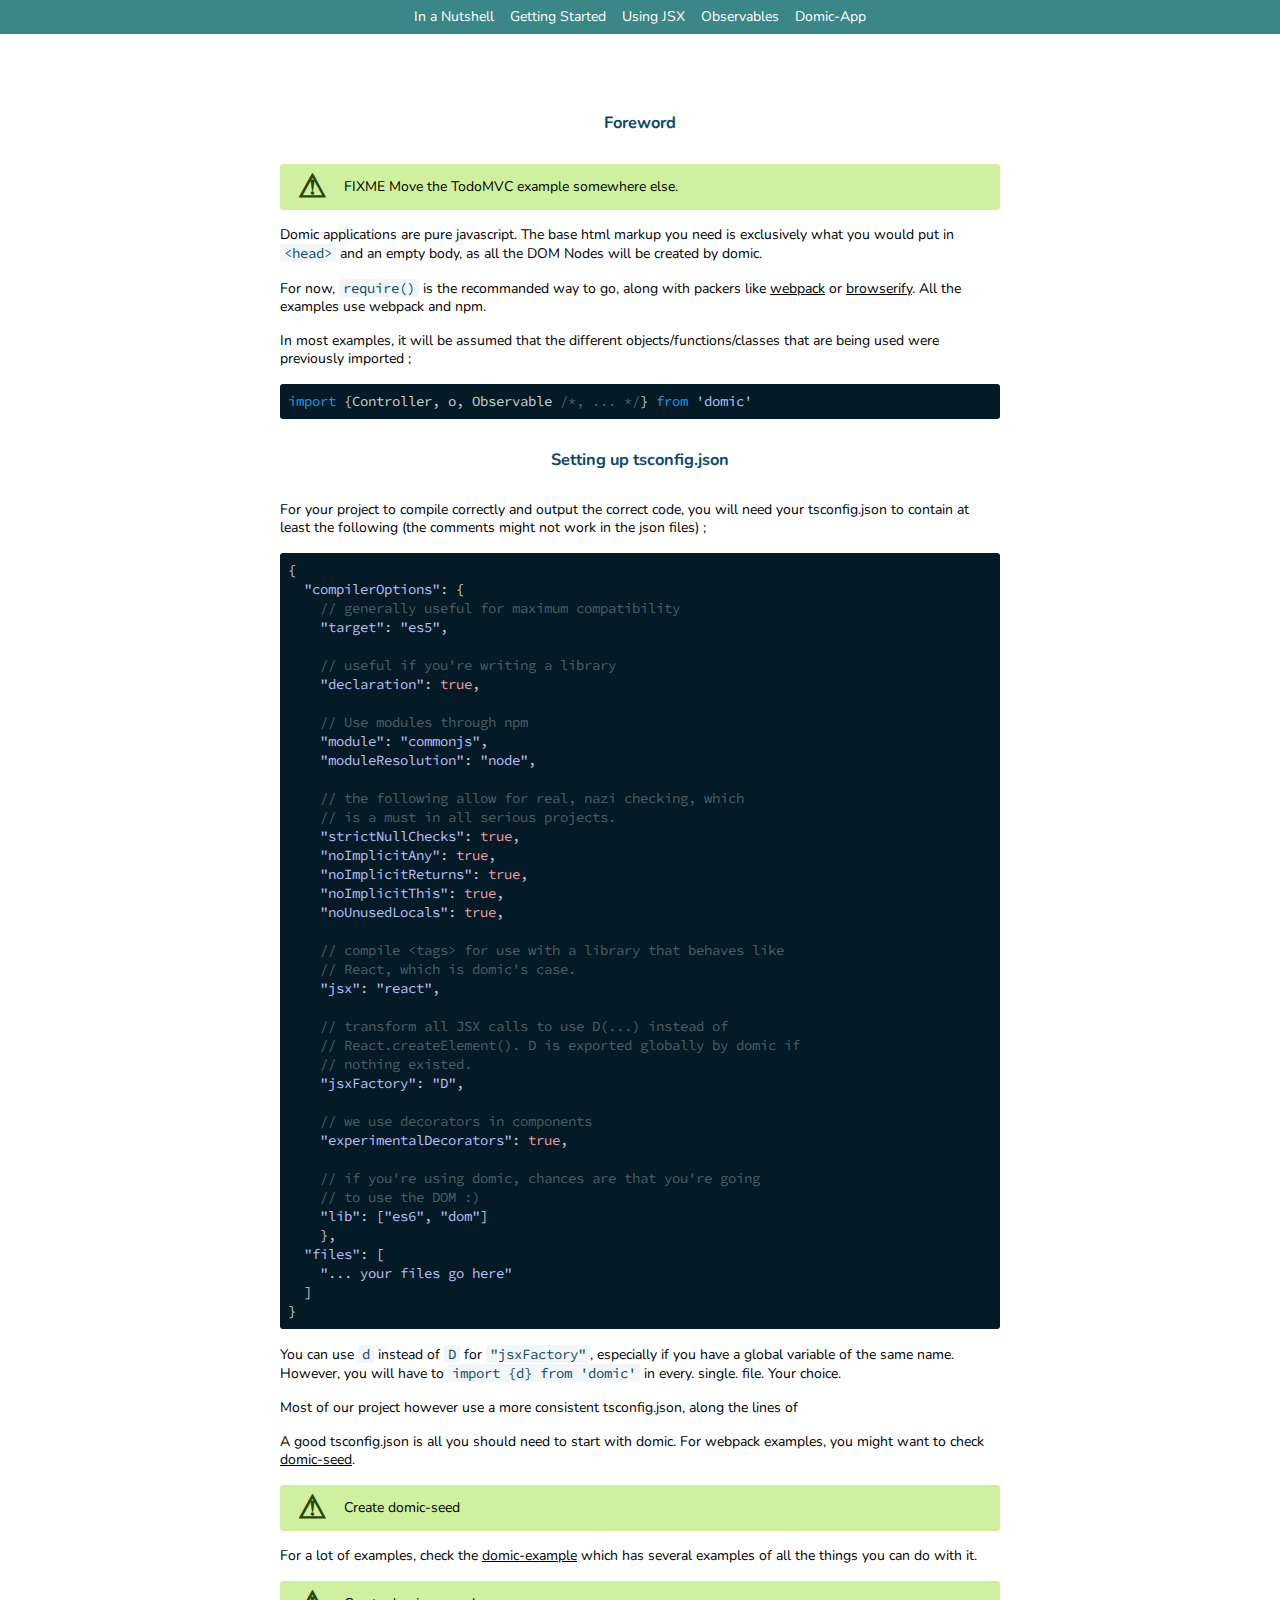
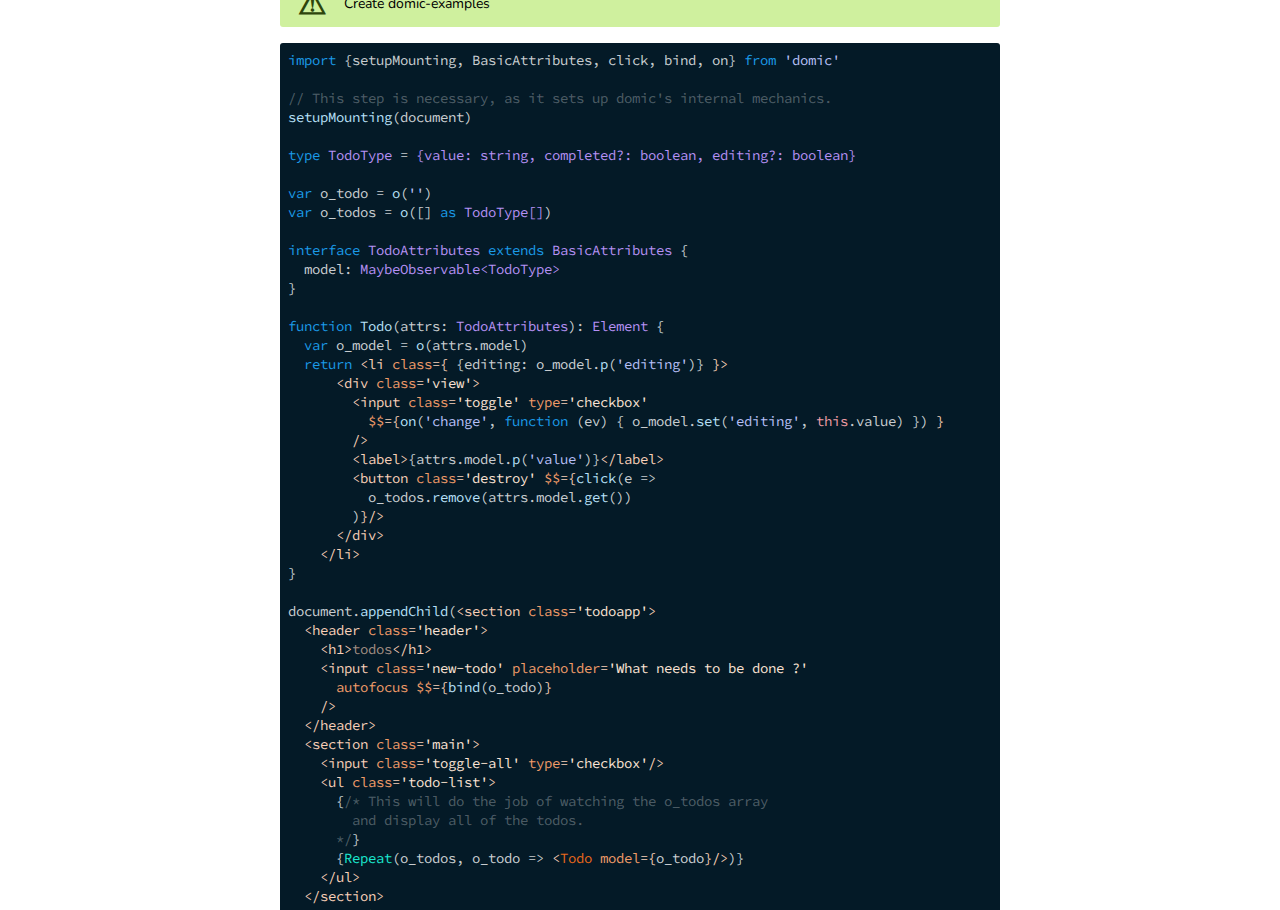
<file: handbook/getting-started.html>
<!doctype html>
<html>
  <head>
    <title>Domic !</title>
    <meta charset='utf-8'/>
    

    
  
      <link href="https://fonts.googleapis.com/css?family=Nunito" rel="stylesheet"/>
      <link href='https://fonts.googleapis.com/css?family=Source+Code+Pro' rel='stylesheet'/>
      <link href='/style.css' rel='stylesheet'/>
    

  </head>
  <body>
    
  

  <nav class='handbook'>
    <a href='/handbook/in-a-nutshell.html'>In a Nutshell</a>
    <a href='/handbook/getting-started.html'>Getting Started</a>
    <a href='/handbook/using-jsx.html'>Using JSX</a>
    <a href='/handbook/observables.html'>Observables</a>
    <a href='/handbook/domic-app.html'>Domic-App</a>
  </nav>

  <div class='container'>
    <h3>Foreword</h3>
<blockquote>
<p>FIXME Move the TodoMVC example somewhere else.</p>
</blockquote>
<p>Domic applications are pure javascript. The base html markup you need is
exclusively what you would put in <code>&lt;head&gt;</code> and an empty body, as all the
DOM Nodes will be created by domic.</p>
<p>For now, <code>require()</code> is the recommanded way to go, along with packers like
<a href="https://webpack.github.io/">webpack</a> or <a href="http://browserify.org/">browserify</a>.
All the examples use webpack and npm.</p>
<p>In most examples, it will be assumed that the different objects/functions/classes
that are being used were previously imported ;</p>
<pre><code class="language-tsx"><span class='keyword'>import</span> <span class='operator'>{</span>Controller, o, Observable <span class='comment'>/*, ... */</span><span class='operator'>}</span> <span class='keyword'>from</span> <span class='string'>'domic'</span>
</code></pre>
<h3>Setting up tsconfig.json</h3>
<p>For your project to compile correctly and output the correct code, you will
need your tsconfig.json to contain at least the following (the comments
might not work in the json files) ;</p>
<pre><code class="language-tsx"><span class='operator'>{</span>
  <span class='property'><span class='string'>"compilerOptions"</span></span><span class='operator'>:</span> <span class='operator'>{</span>
    <span class='comment'>// generally useful for maximum compatibility</span>
    <span class='string'>"target"</span>: <span class='string'>"es5"</span>,

    <span class='comment'>// useful if you're writing a library</span>
    <span class='string'>"declaration"</span>: <span class='literal'>true</span>,

    <span class='comment'>// Use modules through npm</span>
    <span class='string'>"module"</span>: <span class='string'>"commonjs"</span>,
    <span class='string'>"moduleResolution"</span>: <span class='string'>"node"</span>,

    <span class='comment'>// the following allow for real, nazi checking, which</span>
    <span class='comment'>// is a must in all serious projects.</span>
    <span class='string'>"strictNullChecks"</span>: <span class='literal'>true</span>,
    <span class='string'>"noImplicitAny"</span>: <span class='literal'>true</span>,
    <span class='string'>"noImplicitReturns"</span>: <span class='literal'>true</span>,
    <span class='string'>"noImplicitThis"</span>: <span class='literal'>true</span>,
    <span class='string'>"noUnusedLocals"</span>: <span class='literal'>true</span>,

    <span class='comment'>// compile &lt;tags&gt; for use with a library that behaves like</span>
    <span class='comment'>// React, which is domic's case.</span>
    <span class='string'>"jsx"</span>: <span class='string'>"react"</span>,

    <span class='comment'>// transform all JSX calls to use D(...) instead of</span>
    <span class='comment'>// React.createElement(). D is exported globally by domic if</span>
    <span class='comment'>// nothing existed.</span>
    <span class='string'>"jsxFactory"</span>: <span class='string'>"D"</span>,

    <span class='comment'>// we use decorators in components</span>
    <span class='string'>"experimentalDecorators"</span>: <span class='literal'>true</span>,

    <span class='comment'>// if you're using domic, chances are that you're going</span>
    <span class='comment'>// to use the DOM :)</span>
    <span class='string'>"lib"</span>: [<span class='string'>"es6"</span>, <span class='string'>"dom"</span>]
    <span class='operator'>}</span>,
  <span class='property'><span class='string'>"files"</span></span><span class='operator'>:</span> [
    <span class='string'>"... your files go here"</span>
  ]
<span class='operator'>}</span>
</code></pre>
<p>You can use <code>d</code> instead of <code>D</code> for <code>&quot;jsxFactory&quot;</code>, especially if you have
a global variable of the same name. However, you will have to <code>import {d} from 'domic'</code>
in every. single. file. Your choice.</p>
<p>Most of our project however use a more consistent tsconfig.json, along the lines of</p>
<p>A good tsconfig.json is all you should need to start with domic. For webpack
examples, you might want to check <a href="https://github.com/domicjs/domic-seed">domic-seed</a>.</p>
<blockquote>
<p>Create domic-seed</p>
</blockquote>
<p>For a lot of examples, check the <a href="https://github.com/domicjs/domic-examples">domic-example</a> which
has several examples of all the things you can do with it.</p>
<blockquote>
<p>Create domic-examples</p>
</blockquote>
<pre><code class="language-tsx"><span class='keyword'>import</span> <span class='operator'>{</span>setupMounting, BasicAttributes, click, bind, on<span class='operator'>}</span> <span class='keyword'>from</span> <span class='string'>'domic'</span>

<span class='comment'>// This step is necessary, as it sets up domic's internal mechanics.</span>
<span class='function-call'>setupMounting</span>(document)

<span class='keyword'>type</span> <span class='type'><span class='upper-start'>TodoType</span> </span><span class='operator'>=</span> <span class='type'><span class='operator'>{</span><span class='property'>value</span><span class='operator'>:</span> <span class='type'>string</span>, <span class='property'>completed</span><span class='operator'>?</span><span class='operator'>:</span> <span class='type'>boolean</span>, <span class='property'>editing</span><span class='operator'>?</span><span class='operator'>:</span> <span class='type'>boolean</span><span class='operator'>}</span>

</span><span class='keyword'>var</span> o_todo = <span class='function-call'>o</span>(<span class='string'>''</span>)
<span class='keyword'>var</span> o_todos = <span class='function-call'>o</span>([] <span class='keyword'>as</span> <span class='type'><span class='upper-start'>TodoType</span>[]</span>)

<span class='keyword'>interface</span> <span class='type'><span class='upper-start'>TodoAttributes</span> </span><span class='keyword'>extends</span> <span class='type'><span class='upper-start'>BasicAttributes</span> </span><span class='operator'>{</span>
  <span class='property'>model</span><span class='operator'>:</span> <span class='type'><span class='upper-start'>MaybeObservable</span><span class='operator'>&lt;</span><span class='type'><span class='upper-start'>TodoType</span></span><span class='operator'>&gt;</span>
</span><span class='operator'>}</span>

<span class='function-declaration'><span class='keyword'>function</span> <span class='function'><span class='upper-start'>Todo</span></span><span class='operator'>(</span><span class='argument'>attrs</span><span class='operator'>:</span> <span class='type'><span class='upper-start'>TodoAttributes</span></span><span class='operator'>)</span><span class='operator'>:</span> <span class='type'><span class='upper-start'>Element</span> </span></span><span class='operator'>{</span>
  <span class='keyword'>var</span> o_model = <span class='function-call'>o</span>(attrs<span class='operator'>.</span>model)
  <span class='keyword'>return</span> <span class='jsx'><span class='tag'>&lt;li <span class='attribute'>class</span><span class='operator'>=</span><span class='operator'>{</span> <span class='toplevel typescript'><span class='operator'>{</span><span class='property'>editing</span><span class='operator'>:</span> o_model<span class='operator'>.</span><span class='function-call'>p</span>(<span class='string'>'editing'</span>)<span class='operator'>}</span> </span><span class='operator'>}</span>&gt;</span>
      <span class='tag'>&lt;div <span class='attribute'>class</span><span class='operator'>=</span><span class='string'>'view'</span>&gt;</span>
        <span class='tag'>&lt;input <span class='attribute'>class</span><span class='operator'>=</span><span class='string'>'toggle'</span> <span class='attribute'>type</span><span class='operator'>=</span><span class='string'>'checkbox'</span>
          <span class='attribute'><span class='upper-start'>$$</span></span><span class='operator'>=</span><span class='operator'>{</span><span class='toplevel typescript'><span class='function-call'>on</span>(<span class='string'>'change'</span>, <span class='function-declaration'><span class='keyword'>function</span> <span class='function'></span><span class='operator'>(</span><span class='argument'>ev</span><span class='operator'>)</span> </span><span class='operator'>{</span> o_model<span class='operator'>.</span><span class='function-call'>set</span>(<span class='string'>'editing'</span>, <span class='literal'>this</span><span class='operator'>.</span>value) <span class='operator'>}</span>) </span><span class='operator'>}</span>
        /&gt;</span>
        <span class='tag'>&lt;label&gt;</span><span class='toplevel typescript in-jsx'><span class='operator'>{</span>attrs<span class='operator'>.</span>model<span class='operator'>.</span><span class='function-call'>p</span>(<span class='string'>'value'</span>)<span class='operator'>}</span></span><span class='tag'>&lt;/label&gt;</span>
        <span class='tag'>&lt;button <span class='attribute'>class</span><span class='operator'>=</span><span class='string'>'destroy'</span> <span class='attribute'><span class='upper-start'>$$</span></span><span class='operator'>=</span><span class='operator'>{</span><span class='toplevel typescript'><span class='function-call'>click</span>(e =&gt;
          o_todos<span class='operator'>.</span><span class='function-call'>remove</span>(attrs<span class='operator'>.</span>model<span class='operator'>.</span><span class='function-call'>get</span>())
        )</span><span class='operator'>}</span>/&gt;</span>
      <span class='tag'>&lt;/div&gt;</span>
    <span class='tag'>&lt;/li&gt;</span></span>
<span class='operator'>}</span>

document<span class='operator'>.</span><span class='function-call'>appendChild</span>(<span class='jsx'><span class='tag'>&lt;section <span class='attribute'>class</span><span class='operator'>=</span><span class='string'>'todoapp'</span>&gt;</span>
  <span class='tag'>&lt;header <span class='attribute'>class</span><span class='operator'>=</span><span class='string'>'header'</span>&gt;</span>
    <span class='tag'>&lt;h1&gt;</span>todos<span class='tag'>&lt;/h1&gt;</span>
    <span class='tag'>&lt;input <span class='attribute'>class</span><span class='operator'>=</span><span class='string'>'new-todo'</span> <span class='attribute'>placeholder</span><span class='operator'>=</span><span class='string'>'What needs to be done ?'</span>
      <span class='attribute'>autofocus </span><span class='attribute'><span class='upper-start'>$$</span></span><span class='operator'>=</span><span class='operator'>{</span><span class='toplevel typescript'><span class='function-call'>bind</span>(o_todo)</span><span class='operator'>}</span>
    /&gt;</span>
  <span class='tag'>&lt;/header&gt;</span>
  <span class='tag'>&lt;section <span class='attribute'>class</span><span class='operator'>=</span><span class='string'>'main'</span>&gt;</span>
    <span class='tag'>&lt;input <span class='attribute'>class</span><span class='operator'>=</span><span class='string'>'toggle-all'</span> <span class='attribute'>type</span><span class='operator'>=</span><span class='string'>'checkbox'</span>/&gt;</span>
    <span class='tag'>&lt;ul <span class='attribute'>class</span><span class='operator'>=</span><span class='string'>'todo-list'</span>&gt;</span>
      <span class='toplevel typescript in-jsx'><span class='operator'>{</span><span class='comment'>/* This will do the job of watching the o_todos array
        and display all of the todos.
      */</span><span class='operator'>}</span></span>
      <span class='toplevel typescript in-jsx'><span class='operator'>{</span><span class='function-call'><span class='upper-start'>Repeat</span></span>(o_todos, o_todo =&gt; <span class='jsx'><span class='tag'>&lt;<span class='upper-start'>Todo</span> <span class='attribute'>model</span><span class='operator'>=</span><span class='operator'>{</span><span class='toplevel typescript'>o_todo</span><span class='operator'>}</span>/&gt;</span></span>)<span class='operator'>}</span></span>
    <span class='tag'>&lt;/ul&gt;</span>
  <span class='tag'>&lt;/section&gt;</span>
<span class='tag'>&lt;/section&gt;</span></span>)
</code></pre>
  </div>


  <body>
</html>
</file>
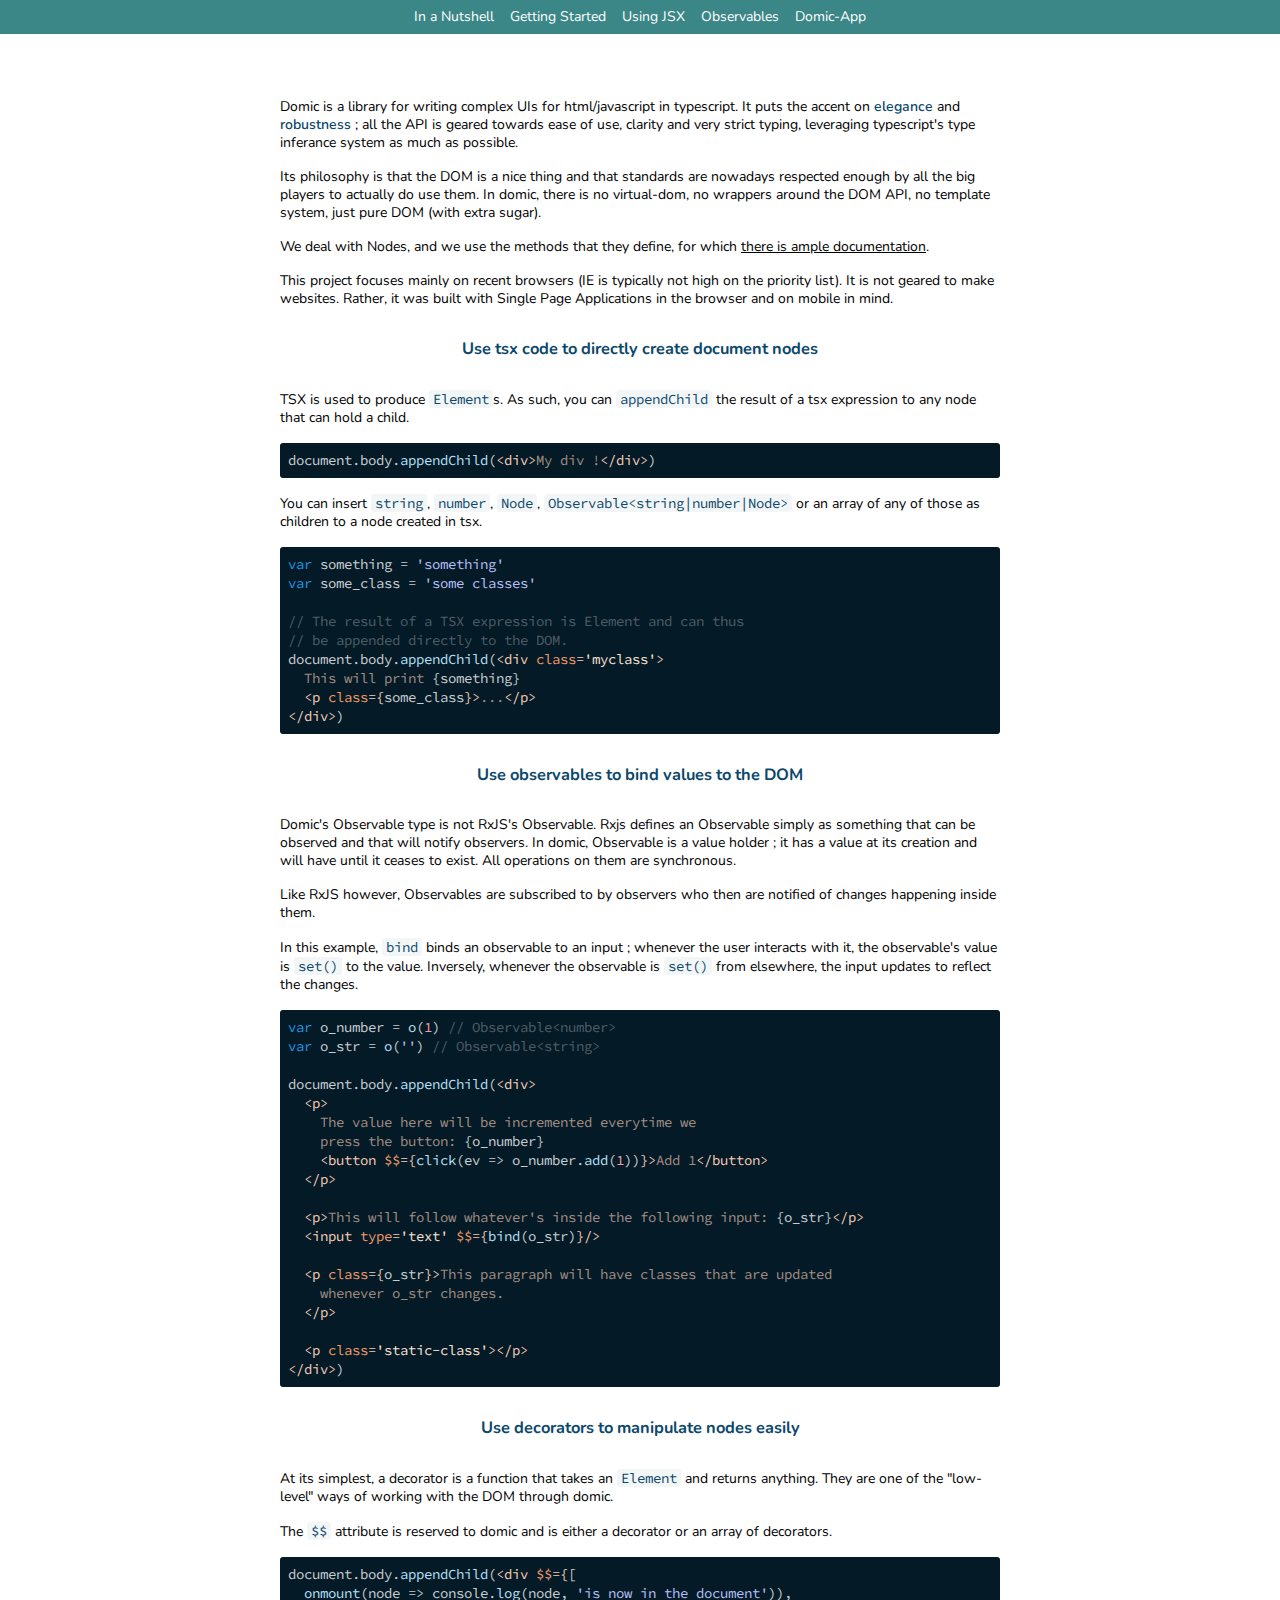
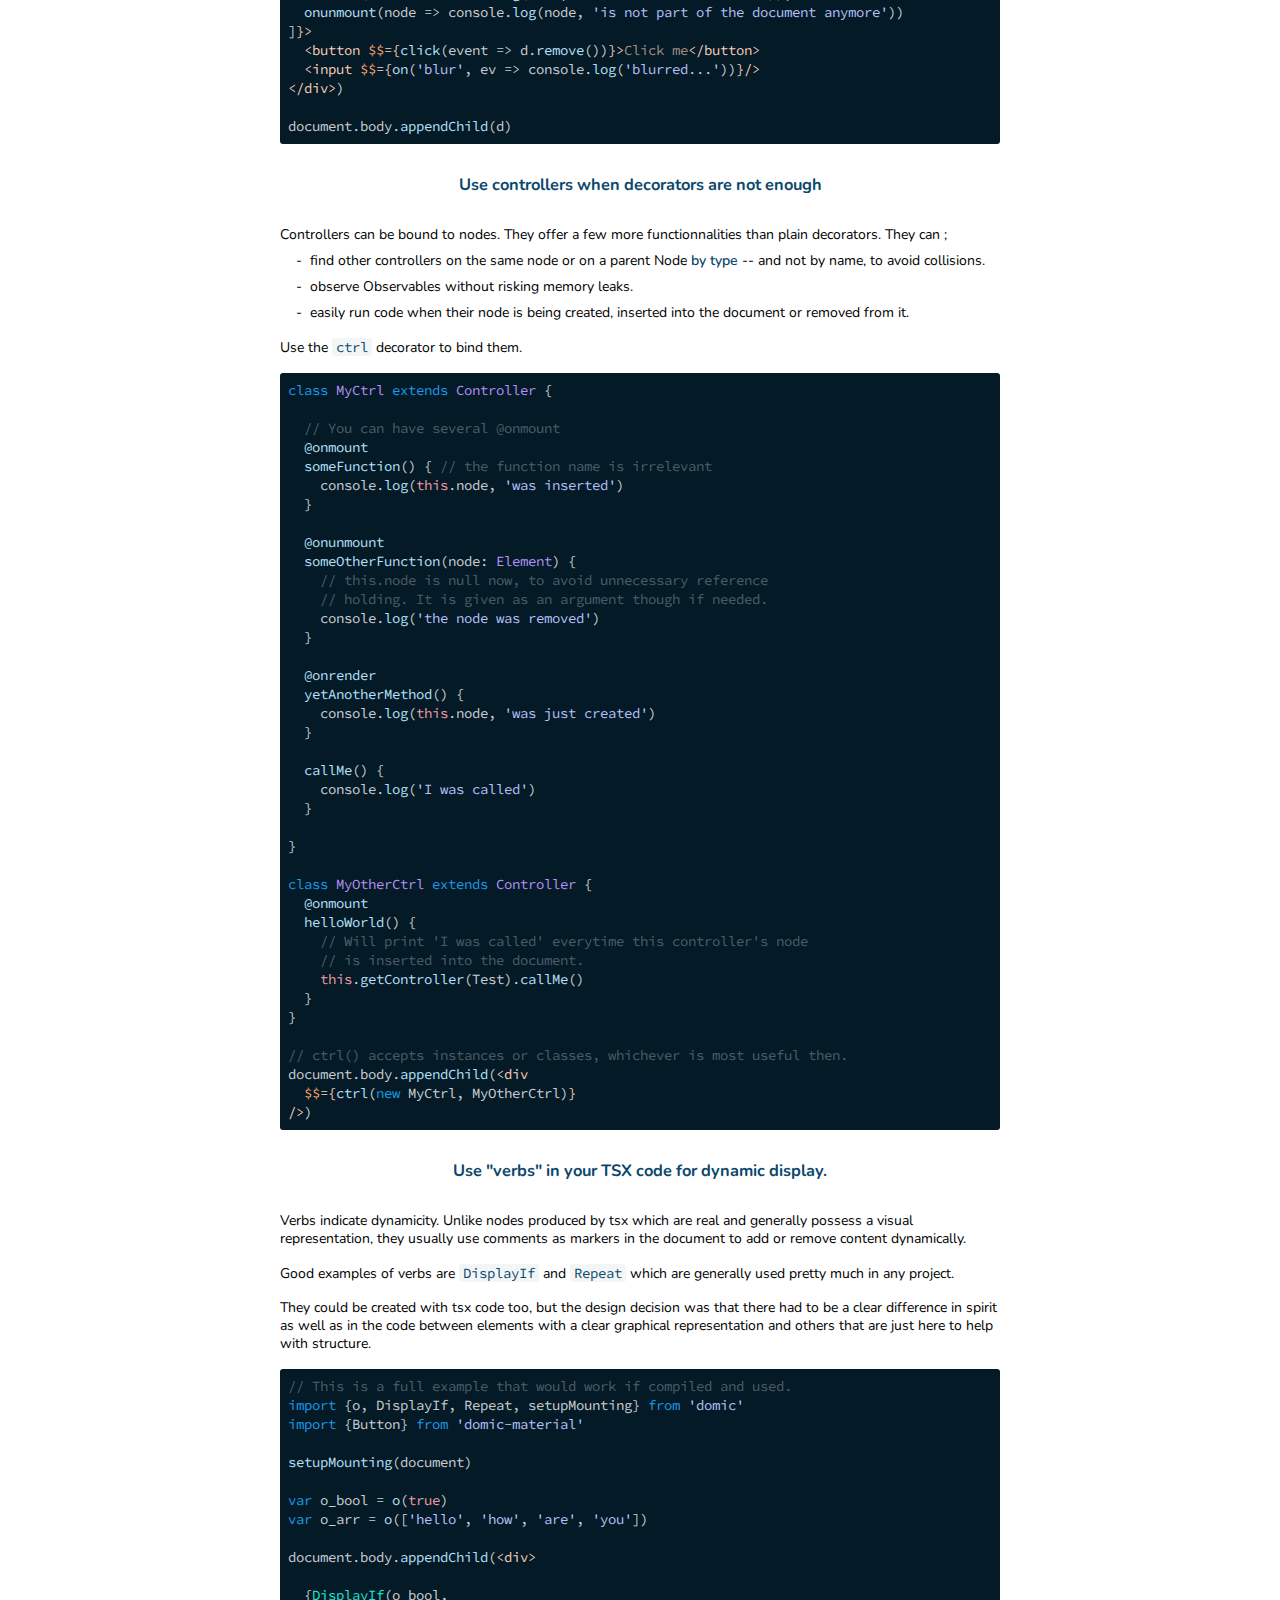
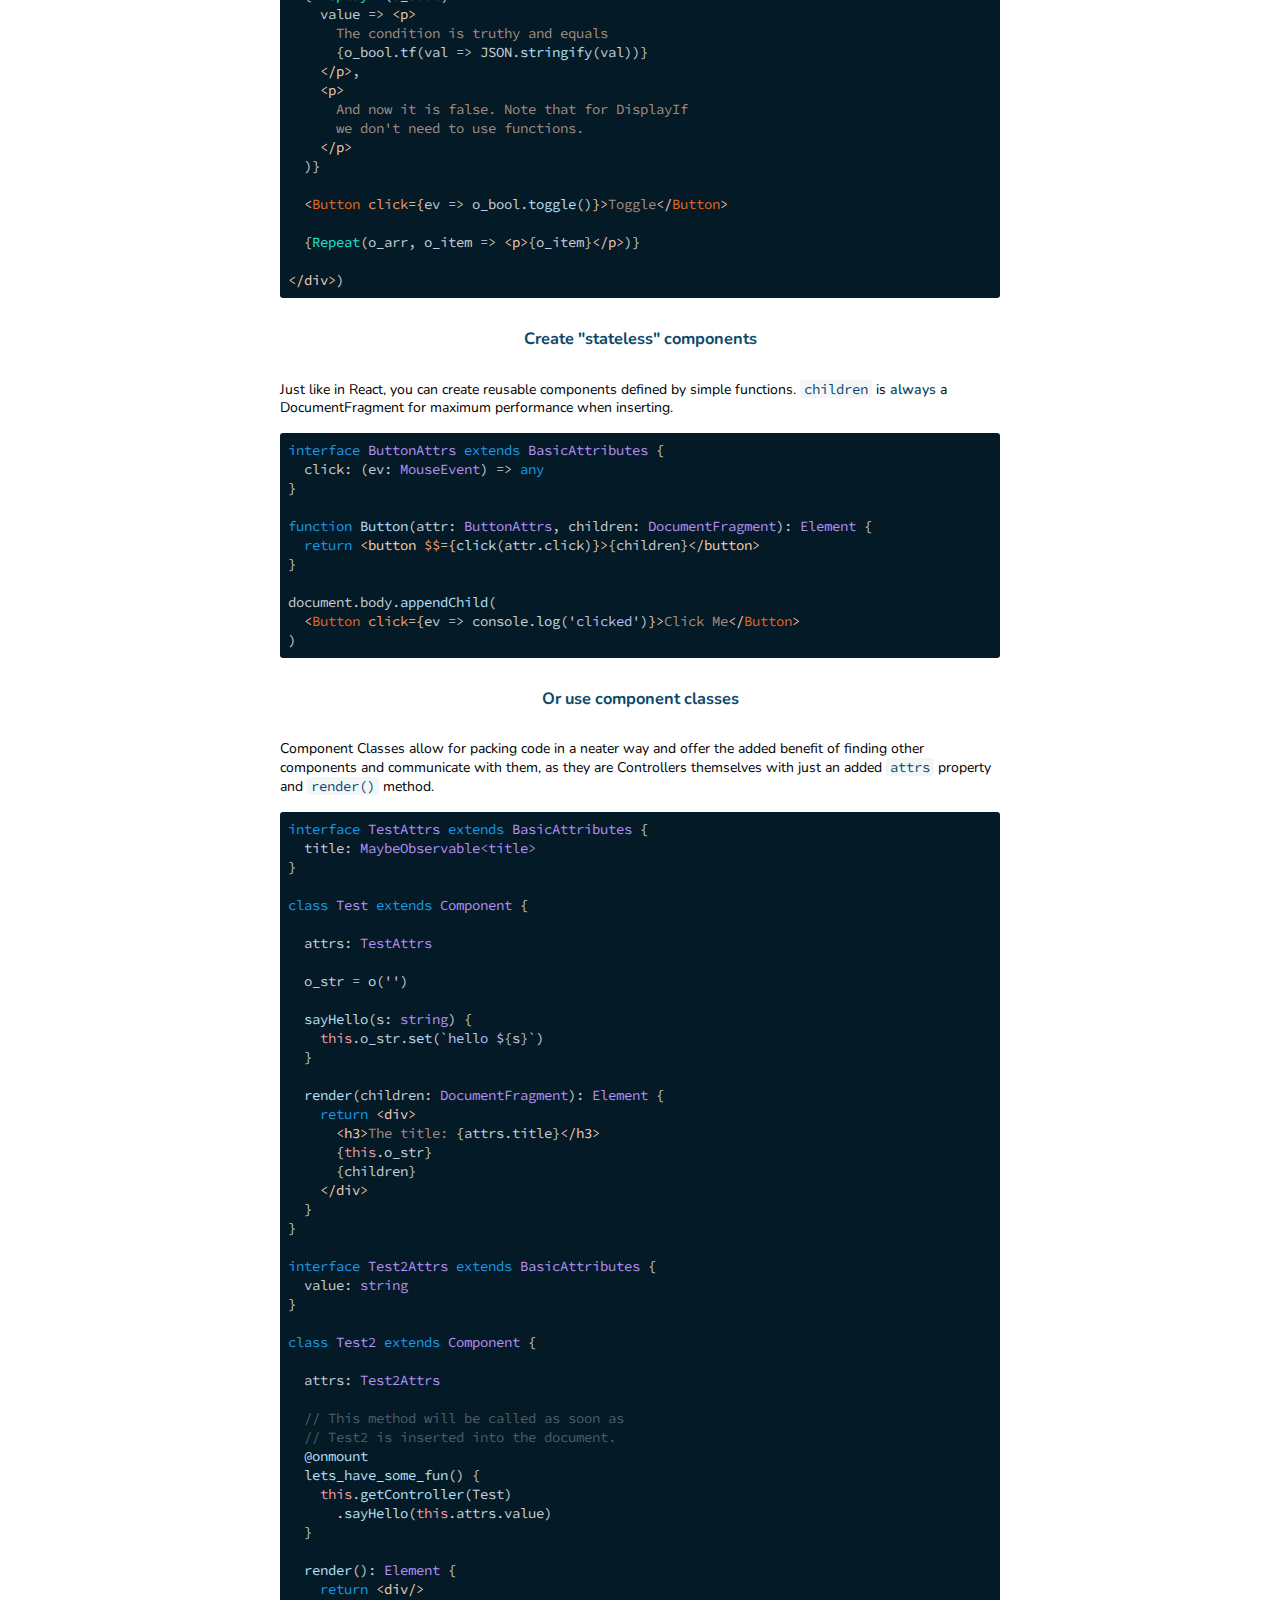
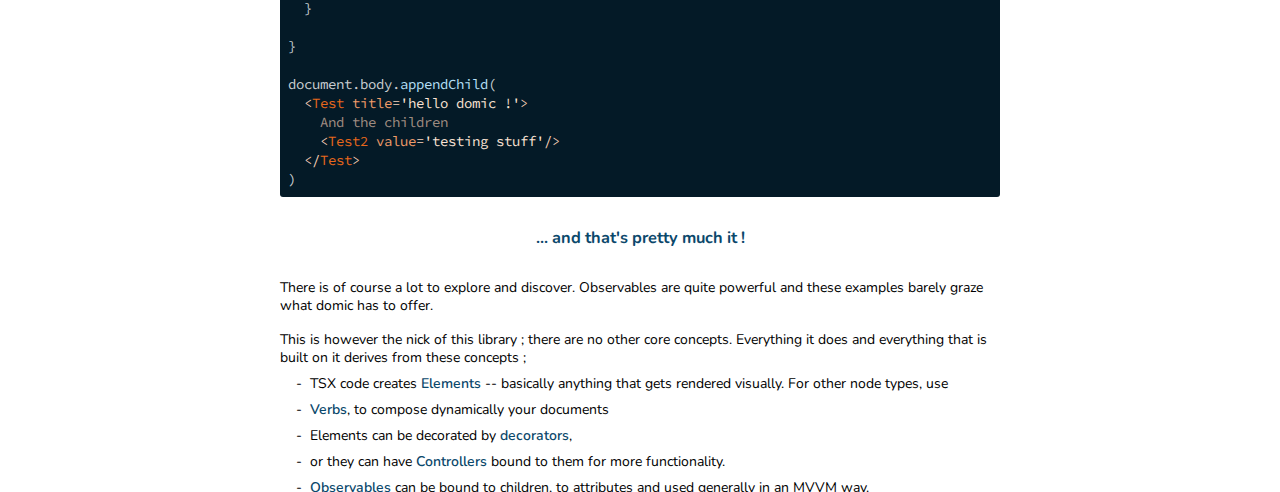
<file: handbook/in-a-nutshell.html>
<!doctype html>
<html>
  <head>
    <title>Domic !</title>
    <meta charset='utf-8'/>
    

    
  
      <link href="https://fonts.googleapis.com/css?family=Nunito" rel="stylesheet"/>
      <link href='https://fonts.googleapis.com/css?family=Source+Code+Pro' rel='stylesheet'/>
      <link href='/style.css' rel='stylesheet'/>
    

  </head>
  <body>
    
  

  <nav class='handbook'>
    <a href='/handbook/in-a-nutshell.html'>In a Nutshell</a>
    <a href='/handbook/getting-started.html'>Getting Started</a>
    <a href='/handbook/using-jsx.html'>Using JSX</a>
    <a href='/handbook/observables.html'>Observables</a>
    <a href='/handbook/domic-app.html'>Domic-App</a>
  </nav>

  <div class='container'>
    <p>Domic is a library for writing complex UIs for html/javascript in
typescript. It puts the accent on <strong>elegance</strong> and <strong>robustness</strong> ;
all the API is geared towards ease of use, clarity and very strict typing,
leveraging typescript's type inferance system as much as possible.</p>
<p>Its philosophy is that the DOM is a nice thing and that standards
are nowadays respected enough by all the big players to actually
do use them. In domic, there is no virtual-dom, no wrappers around
the DOM API, no template system, just pure DOM (with extra sugar).</p>
<p>We deal with Nodes, and we use the methods that they define,
for which <a href="https://developer.mozilla.org/en-US/docs/Web/API">there is ample documentation</a>.</p>
<p>This project focuses mainly on recent browsers (IE is typically not high on the
priority list). It is not geared to make websites. Rather, it was built
with Single Page Applications in the browser and on mobile in mind.</p>
<h3>Use tsx code to directly create document nodes</h3>
<p>TSX is used to produce <code>Element</code>s. As such, you can <code>appendChild</code> the result of
a tsx expression to any node that can hold a child.</p>
<pre><code class="language-tsx">document<span class='operator'>.</span>body<span class='operator'>.</span><span class='function-call'>appendChild</span>(<span class='jsx'><span class='tag'>&lt;div&gt;</span>My div !<span class='tag'>&lt;/div&gt;</span></span>)
</code></pre>
<p>You can insert <code>string</code>, <code>number</code>, <code>Node</code>, <code>Observable&lt;string|number|Node&gt;</code>
or an array of any of those as children to a node created in tsx.</p>
<pre><code class="language-tsx"><span class='keyword'>var</span> something = <span class='string'>'something'</span>
<span class='keyword'>var</span> some_class = <span class='string'>'some classes'</span>

<span class='comment'>// The result of a TSX expression is Element and can thus</span>
<span class='comment'>// be appended directly to the DOM.</span>
document<span class='operator'>.</span>body<span class='operator'>.</span><span class='function-call'>appendChild</span>(<span class='jsx'><span class='tag'>&lt;div <span class='attribute'>class</span><span class='operator'>=</span><span class='string'>'myclass'</span>&gt;</span>
  This will print <span class='toplevel typescript in-jsx'><span class='operator'>{</span>something<span class='operator'>}</span></span>
  <span class='tag'>&lt;p <span class='attribute'>class</span><span class='operator'>=</span><span class='operator'>{</span><span class='toplevel typescript'>some_class</span><span class='operator'>}</span>&gt;</span>...<span class='tag'>&lt;/p&gt;</span>
<span class='tag'>&lt;/div&gt;</span></span>)
</code></pre>
<h3>Use observables to bind values to the DOM</h3>
<p>Domic's Observable type is not RxJS's Observable. Rxjs defines an Observable
simply as something that can be observed and that will notify observers.
In domic, Observable is a value holder ; it has a value at its creation
and will have until it ceases to exist. All operations on them are synchronous.</p>
<p>Like RxJS however, Observables are subscribed to by observers who then are
notified of changes happening inside them.</p>
<p>In this example, <code>bind</code> binds an observable to an input ; whenever the user interacts with
it, the observable's value is <code>set()</code> to the value. Inversely, whenever
the observable is <code>set()</code> from elsewhere, the input updates to reflect
the changes.</p>
<pre><code class="language-tsx"><span class='keyword'>var</span> o_number = <span class='function-call'>o</span>(<span class='number'>1</span>) <span class='comment'>// Observable&lt;number&gt;</span>
<span class='keyword'>var</span> o_str = <span class='function-call'>o</span>(<span class='string'>''</span>) <span class='comment'>// Observable&lt;string&gt;</span>

document<span class='operator'>.</span>body<span class='operator'>.</span><span class='function-call'>appendChild</span>(<span class='jsx'><span class='tag'>&lt;div&gt;</span>
  <span class='tag'>&lt;p&gt;</span>
    The value here will be incremented everytime we
    press the button: <span class='toplevel typescript in-jsx'><span class='operator'>{</span>o_number<span class='operator'>}</span></span>
    <span class='tag'>&lt;button <span class='attribute'><span class='upper-start'>$$</span></span><span class='operator'>=</span><span class='operator'>{</span><span class='toplevel typescript'><span class='function-call'>click</span>(ev =&gt; o_number<span class='operator'>.</span><span class='function-call'>add</span>(<span class='number'>1</span>))</span><span class='operator'>}</span>&gt;</span>Add 1<span class='tag'>&lt;/button&gt;</span>
  <span class='tag'>&lt;/p&gt;</span>

  <span class='tag'>&lt;p&gt;</span>This will follow whatever's inside the following input: <span class='toplevel typescript in-jsx'><span class='operator'>{</span>o_str<span class='operator'>}</span></span><span class='tag'>&lt;/p&gt;</span>
  <span class='tag'>&lt;input <span class='attribute'>type</span><span class='operator'>=</span><span class='string'>'text'</span> <span class='attribute'><span class='upper-start'>$$</span></span><span class='operator'>=</span><span class='operator'>{</span><span class='toplevel typescript'><span class='function-call'>bind</span>(o_str)</span><span class='operator'>}</span>/&gt;</span>

  <span class='tag'>&lt;p <span class='attribute'>class</span><span class='operator'>=</span><span class='operator'>{</span><span class='toplevel typescript'>o_str</span><span class='operator'>}</span>&gt;</span>This paragraph will have classes that are updated
    whenever o_str changes.
  <span class='tag'>&lt;/p&gt;</span>

  <span class='tag'>&lt;p <span class='attribute'>class</span><span class='operator'>=</span><span class='string'>'static-class'</span>&gt;</span><span class='tag'>&lt;/p&gt;</span>
<span class='tag'>&lt;/div&gt;</span></span>)
</code></pre>
<h3>Use decorators to manipulate nodes easily</h3>
<p>At its simplest, a decorator is a function that takes
an <code>Element</code> and returns anything. They are one of the &quot;low-level&quot;
ways of working with the DOM through domic.</p>
<p>The <code>$$</code> attribute is reserved to domic and is either a decorator
or an array of decorators.</p>
<pre><code class="language-tsx">document<span class='operator'>.</span>body<span class='operator'>.</span><span class='function-call'>appendChild</span>(<span class='jsx'><span class='tag'>&lt;div <span class='attribute'><span class='upper-start'>$$</span></span><span class='operator'>=</span><span class='operator'>{</span><span class='toplevel typescript'>[
  <span class='function-call'>onmount</span>(node =&gt; console<span class='operator'>.</span><span class='function-call'>log</span>(node, <span class='string'>'is now in the document'</span>)),
  <span class='function-call'>onunmount</span>(node =&gt; console<span class='operator'>.</span><span class='function-call'>log</span>(node, <span class='string'>'is not part of the document anymore'</span>))
]</span><span class='operator'>}</span>&gt;</span>
  <span class='tag'>&lt;button <span class='attribute'><span class='upper-start'>$$</span></span><span class='operator'>=</span><span class='operator'>{</span><span class='toplevel typescript'><span class='function-call'>click</span>(event =&gt; d<span class='operator'>.</span><span class='function-call'>remove</span>())</span><span class='operator'>}</span>&gt;</span>Click me<span class='tag'>&lt;/button&gt;</span>
  <span class='tag'>&lt;input <span class='attribute'><span class='upper-start'>$$</span></span><span class='operator'>=</span><span class='operator'>{</span><span class='toplevel typescript'><span class='function-call'>on</span>(<span class='string'>'blur'</span>, ev =&gt; console<span class='operator'>.</span><span class='function-call'>log</span>(<span class='string'>'blurred...'</span>))</span><span class='operator'>}</span>/&gt;</span>
<span class='tag'>&lt;/div&gt;</span></span>)

document<span class='operator'>.</span>body<span class='operator'>.</span><span class='function-call'>appendChild</span>(d)
</code></pre>
<h3>Use controllers when decorators are not enough</h3>
<p>Controllers can be bound to nodes. They offer a few more
functionnalities than plain decorators. They can ;</p>
<ul>
<li>find other controllers on the same node
or on a parent Node <strong>by type</strong> -- and not by name, to avoid
collisions.</li>
<li>observe Observables without risking memory leaks.</li>
<li>easily run code when their node is being created, inserted into
the document or removed from it.</li>
</ul>
<p>Use the <code>ctrl</code> decorator to bind them.</p>
<pre><code class="language-tsx"><span class='keyword'>class</span> <span class='type'><span class='upper-start'>MyCtrl</span> </span><span class='keyword'>extends</span> <span class='type'><span class='upper-start'>Controller</span> </span><span class='operator'>{</span>

  <span class='comment'>// You can have several @onmount</span>
  <span class='decorator'><span class='operator'>@</span><span class='tag-name'>onmount
  </span></span><span class='function method'>someFunction</span><span class='operator'>(</span><span class='operator'>)</span> <span class='operator'>{</span> <span class='comment'>// the function name is irrelevant</span>
    console<span class='operator'>.</span><span class='function-call'>log</span>(<span class='literal'>this</span><span class='operator'>.</span>node, <span class='string'>'was inserted'</span>)
  <span class='operator'>}</span>

  <span class='decorator'><span class='operator'>@</span><span class='tag-name'>onunmount
  </span></span><span class='function method'>someOtherFunction</span><span class='operator'>(</span><span class='argument'>node</span><span class='operator'>:</span> <span class='type'><span class='upper-start'>Element</span></span><span class='operator'>)</span> <span class='operator'>{</span>
    <span class='comment'>// this.node is null now, to avoid unnecessary reference</span>
    <span class='comment'>// holding. It is given as an argument though if needed.</span>
    console<span class='operator'>.</span><span class='function-call'>log</span>(<span class='string'>'the node was removed'</span>)
  <span class='operator'>}</span>

  <span class='decorator'><span class='operator'>@</span><span class='tag-name'>onrender
  </span></span><span class='function method'>yetAnotherMethod</span><span class='operator'>(</span><span class='operator'>)</span> <span class='operator'>{</span>
    console<span class='operator'>.</span><span class='function-call'>log</span>(<span class='literal'>this</span><span class='operator'>.</span>node, <span class='string'>'was just created'</span>)
  <span class='operator'>}</span>

  <span class='function method'>callMe</span><span class='operator'>(</span><span class='operator'>)</span> <span class='operator'>{</span>
    console<span class='operator'>.</span><span class='function-call'>log</span>(<span class='string'>'I was called'</span>)
  <span class='operator'>}</span>

<span class='operator'>}</span>

<span class='keyword'>class</span> <span class='type'><span class='upper-start'>MyOtherCtrl</span> </span><span class='keyword'>extends</span> <span class='type'><span class='upper-start'>Controller</span> </span><span class='operator'>{</span>
  <span class='decorator'><span class='operator'>@</span><span class='tag-name'>onmount
  </span></span><span class='function method'>helloWorld</span><span class='operator'>(</span><span class='operator'>)</span> <span class='operator'>{</span>
    <span class='comment'>// Will print 'I was called' everytime this controller's node</span>
    <span class='comment'>// is inserted into the document.</span>
    <span class='literal'>this</span><span class='operator'>.</span><span class='function-call'>getController</span>(Test)<span class='operator'>.</span><span class='function-call'>callMe</span>()
  <span class='operator'>}</span>
<span class='operator'>}</span>

<span class='comment'>// ctrl() accepts instances or classes, whichever is most useful then.</span>
document<span class='operator'>.</span>body<span class='operator'>.</span><span class='function-call'>appendChild</span>(<span class='jsx'><span class='tag'>&lt;div
  <span class='attribute'><span class='upper-start'>$$</span></span><span class='operator'>=</span><span class='operator'>{</span><span class='toplevel typescript'><span class='function-call'>ctrl</span>(<span class='keyword'>new</span> MyCtrl, MyOtherCtrl)</span><span class='operator'>}</span>
/&gt;</span></span>)
</code></pre>
<h3>Use &quot;verbs&quot; in your TSX code for dynamic display.</h3>
<p>Verbs indicate dynamicity. Unlike nodes produced by tsx which are
real and generally possess a visual representation, they usually
use comments as markers in the document to add or remove content
dynamically.</p>
<p>Good examples of verbs are <code>DisplayIf</code> and <code>Repeat</code> which are generally
used pretty much in any project.</p>
<p>They could be created with tsx code too, but the design decision was
that there had to be a clear difference in spirit as well as in the code
between elements with a clear graphical representation and others that
are just here to help with structure.</p>
<pre><code class="language-tsx"><span class='comment'>// This is a full example that would work if compiled and used.</span>
<span class='keyword'>import</span> <span class='operator'>{</span>o, DisplayIf, Repeat, setupMounting<span class='operator'>}</span> <span class='keyword'>from</span> <span class='string'>'domic'</span>
<span class='keyword'>import</span> <span class='operator'>{</span>Button<span class='operator'>}</span> <span class='keyword'>from</span> <span class='string'>'domic-material'</span>

<span class='function-call'>setupMounting</span>(document)

<span class='keyword'>var</span> o_bool = <span class='function-call'>o</span>(<span class='literal'>true</span>)
<span class='keyword'>var</span> o_arr = <span class='function-call'>o</span>([<span class='string'>'hello'</span>, <span class='string'>'how'</span>, <span class='string'>'are'</span>, <span class='string'>'you'</span>])

document<span class='operator'>.</span>body<span class='operator'>.</span><span class='function-call'>appendChild</span>(<span class='jsx'><span class='tag'>&lt;div&gt;</span>

  <span class='toplevel typescript in-jsx'><span class='operator'>{</span><span class='function-call'><span class='upper-start'>DisplayIf</span></span>(o_bool,
    value =&gt; <span class='jsx'><span class='tag'>&lt;p&gt;</span>
      The condition is truthy and equals
      <span class='toplevel typescript in-jsx'><span class='operator'>{</span>o_bool<span class='operator'>.</span><span class='function-call'>tf</span>(val =&gt; JSON<span class='operator'>.</span><span class='function-call'>stringify</span>(val))<span class='operator'>}</span></span>
    <span class='tag'>&lt;/p&gt;</span></span>,
    <span class='jsx'><span class='tag'>&lt;p&gt;</span>
      And now it is false. Note that for DisplayIf
      we don't need to use functions.
    <span class='tag'>&lt;/p&gt;</span></span>
  )<span class='operator'>}</span></span>

  <span class='tag'>&lt;<span class='upper-start'>Button</span> <span class='attribute'>click</span><span class='operator'>=</span><span class='operator'>{</span><span class='toplevel typescript'>ev =&gt; o_bool<span class='operator'>.</span><span class='function-call'>toggle</span>()</span><span class='operator'>}</span>&gt;</span>Toggle<span class='tag'>&lt;/<span class='upper-start'>Button</span>&gt;</span>

  <span class='toplevel typescript in-jsx'><span class='operator'>{</span><span class='function-call'><span class='upper-start'>Repeat</span></span>(o_arr, o_item =&gt; <span class='jsx'><span class='tag'>&lt;p&gt;</span><span class='toplevel typescript in-jsx'><span class='operator'>{</span>o_item<span class='operator'>}</span></span><span class='tag'>&lt;/p&gt;</span></span>)<span class='operator'>}</span></span>

<span class='tag'>&lt;/div&gt;</span></span>)
</code></pre>
<h3>Create &quot;stateless&quot; components</h3>
<p>Just like in React, you can create reusable components defined by simple
functions. <code>children</code> is <strong>always</strong> a DocumentFragment for maximum
performance when inserting.</p>
<pre><code class="language-tsx"><span class='keyword'>interface</span> <span class='type'><span class='upper-start'>ButtonAttrs</span> </span><span class='keyword'>extends</span> <span class='type'><span class='upper-start'>BasicAttributes</span> </span><span class='operator'>{</span>
  <span class='property'>click</span><span class='operator'>:</span> (<span class='property'>ev</span><span class='operator'>:</span> <span class='type'><span class='upper-start'>MouseEvent</span></span>) =&gt; <span class='keyword'>any</span>
<span class='operator'>}</span>

<span class='function-declaration'><span class='keyword'>function</span> <span class='function'><span class='upper-start'>Button</span></span><span class='operator'>(</span><span class='argument'>attr</span><span class='operator'>:</span> <span class='type'><span class='upper-start'>ButtonAttrs</span></span><span class='operator'>,</span> <span class='argument'>children</span><span class='operator'>:</span> <span class='type'><span class='upper-start'>DocumentFragment</span></span><span class='operator'>)</span><span class='operator'>:</span> <span class='type'><span class='upper-start'>Element</span> </span></span><span class='operator'>{</span>
  <span class='keyword'>return</span> <span class='jsx'><span class='tag'>&lt;button <span class='attribute'><span class='upper-start'>$$</span></span><span class='operator'>=</span><span class='operator'>{</span><span class='toplevel typescript'><span class='function-call'>click</span>(attr<span class='operator'>.</span>click)</span><span class='operator'>}</span>&gt;</span><span class='toplevel typescript in-jsx'><span class='operator'>{</span>children<span class='operator'>}</span></span><span class='tag'>&lt;/button&gt;</span></span>
<span class='operator'>}</span>

document<span class='operator'>.</span>body<span class='operator'>.</span><span class='function-call'>appendChild</span>(
  <span class='jsx'><span class='tag'>&lt;<span class='upper-start'>Button</span> <span class='attribute'>click</span><span class='operator'>=</span><span class='operator'>{</span><span class='toplevel typescript'>ev =&gt; console<span class='operator'>.</span><span class='function-call'>log</span>(<span class='string'>'clicked'</span>)</span><span class='operator'>}</span>&gt;</span>Click Me<span class='tag'>&lt;/<span class='upper-start'>Button</span>&gt;</span></span>
)
</code></pre>
<h3>Or use component classes</h3>
<p>Component Classes allow for packing code in a neater way and offer
the added benefit of finding other components and communicate
with them, as they are Controllers themselves with just an added
<code>attrs</code> property and <code>render()</code> method.</p>
<pre><code class="language-tsx"><span class='keyword'>interface</span> <span class='type'><span class='upper-start'>TestAttrs</span> </span><span class='keyword'>extends</span> <span class='type'><span class='upper-start'>BasicAttributes</span> </span><span class='operator'>{</span>
  <span class='property'>title</span><span class='operator'>:</span> <span class='type'><span class='upper-start'>MaybeObservable</span><span class='operator'>&lt;</span><span class='type'>title</span><span class='operator'>&gt;</span>
</span><span class='operator'>}</span>

<span class='keyword'>class</span> <span class='type'><span class='upper-start'>Test</span> </span><span class='keyword'>extends</span> <span class='type'><span class='upper-start'>Component</span> </span><span class='operator'>{</span>

  <span class='property'>attrs</span><span class='operator'>:</span> <span class='type'><span class='upper-start'>TestAttrs</span>

  </span>o_str = <span class='function-call'>o</span>(<span class='string'>''</span>)

  <span class='function method'>sayHello</span><span class='operator'>(</span><span class='argument'>s</span><span class='operator'>:</span> <span class='type'>string</span><span class='operator'>)</span> <span class='operator'>{</span>
    <span class='literal'>this</span><span class='operator'>.</span>o_str<span class='operator'>.</span><span class='function-call'>set</span>(<span class='string template-string'><span class='operator'>`</span>hello <span class='typescript'><span class='operator'>${</span><span class='toplevel typescript'>s</span><span class='operator'>}</span></span><span class='operator'>`</span></span>)
  <span class='operator'>}</span>

  <span class='function method'>render</span><span class='operator'>(</span><span class='argument'>children</span><span class='operator'>:</span> <span class='type'><span class='upper-start'>DocumentFragment</span></span><span class='operator'>)</span><span class='operator'>:</span> <span class='type'><span class='upper-start'>Element</span> </span><span class='operator'>{</span>
    <span class='keyword'>return</span> <span class='jsx'><span class='tag'>&lt;div&gt;</span>
      <span class='tag'>&lt;h3&gt;</span>The title: <span class='toplevel typescript in-jsx'><span class='operator'>{</span>attrs<span class='operator'>.</span>title<span class='operator'>}</span></span><span class='tag'>&lt;/h3&gt;</span>
      <span class='toplevel typescript in-jsx'><span class='operator'>{</span><span class='literal'>this</span><span class='operator'>.</span>o_str<span class='operator'>}</span></span>
      <span class='toplevel typescript in-jsx'><span class='operator'>{</span>children<span class='operator'>}</span></span>
    <span class='tag'>&lt;/div&gt;</span></span>
  <span class='operator'>}</span>
<span class='operator'>}</span>

<span class='keyword'>interface</span> <span class='type'><span class='upper-start'>Test2Attrs</span> </span><span class='keyword'>extends</span> <span class='type'><span class='upper-start'>BasicAttributes</span> </span><span class='operator'>{</span>
  <span class='property'>value</span><span class='operator'>:</span> <span class='type'>string
</span><span class='operator'>}</span>

<span class='keyword'>class</span> <span class='type'><span class='upper-start'>Test2</span> </span><span class='keyword'>extends</span> <span class='type'><span class='upper-start'>Component</span> </span><span class='operator'>{</span>

  <span class='property'>attrs</span><span class='operator'>:</span> <span class='type'><span class='upper-start'>Test2Attrs</span>

  </span><span class='comment'>// This method will be called as soon as</span>
  <span class='comment'>// Test2 is inserted into the document.</span>
  <span class='decorator'><span class='operator'>@</span><span class='tag-name'>onmount
  </span></span><span class='function method'>lets_have_some_fun</span><span class='operator'>(</span><span class='operator'>)</span> <span class='operator'>{</span>
    <span class='literal'>this</span><span class='operator'>.</span><span class='function-call'>getController</span>(Test)
      <span class='operator'>.</span><span class='function-call'>sayHello</span>(<span class='literal'>this</span><span class='operator'>.</span>attrs<span class='operator'>.</span>value)
  <span class='operator'>}</span>

  <span class='function method'>render</span><span class='operator'>(</span><span class='operator'>)</span><span class='operator'>:</span> <span class='type'><span class='upper-start'>Element</span> </span><span class='operator'>{</span>
    <span class='keyword'>return</span> <span class='jsx'><span class='tag'>&lt;div/&gt;</span></span>
  <span class='operator'>}</span>

<span class='operator'>}</span>

document<span class='operator'>.</span>body<span class='operator'>.</span><span class='function-call'>appendChild</span>(
  <span class='jsx'><span class='tag'>&lt;<span class='upper-start'>Test</span> <span class='attribute'>title</span><span class='operator'>=</span><span class='string'>'hello domic !'</span>&gt;</span>
    And the children
    <span class='tag'>&lt;<span class='upper-start'>Test2</span> <span class='attribute'>value</span><span class='operator'>=</span><span class='string'>'testing stuff'</span>/&gt;</span>
  <span class='tag'>&lt;/<span class='upper-start'>Test</span>&gt;</span></span>
)
</code></pre>
<h3>... and that's pretty much it !</h3>
<p>There is of course a lot to explore and discover. Observables are
quite powerful and these examples barely graze what domic has to offer.</p>
<p>This is however the nick of this library ; there are no other core
concepts. Everything it does and everything that is built on it
derives from these concepts ;</p>
<ul>
<li>TSX code creates <strong>Elements</strong> -- basically anything that gets
rendered visually. For other node types, use</li>
<li><strong>Verbs</strong>, to compose dynamically your documents</li>
<li>Elements can be decorated by <strong>decorators</strong>,</li>
<li>or they can have <strong>Controllers</strong> bound to them for more functionality.</li>
<li><strong>Observables</strong> can be bound to children, to attributes and used
generally in an MVVM way.</li>
<li><strong>Components</strong> help in code reuse and come in two flavors ; &quot;stateless&quot;
with just a function and with the <strong>Component</strong> class for more
involved mechanics.</li>
</ul>
<p>The rest of this &quot;hands-on&quot; tutorial will now focus a little more deeply
into domic's mechanics. The <code>API</code> will show everything but with less explanations.</p>
  </div>


  <body>
</html>
</file>
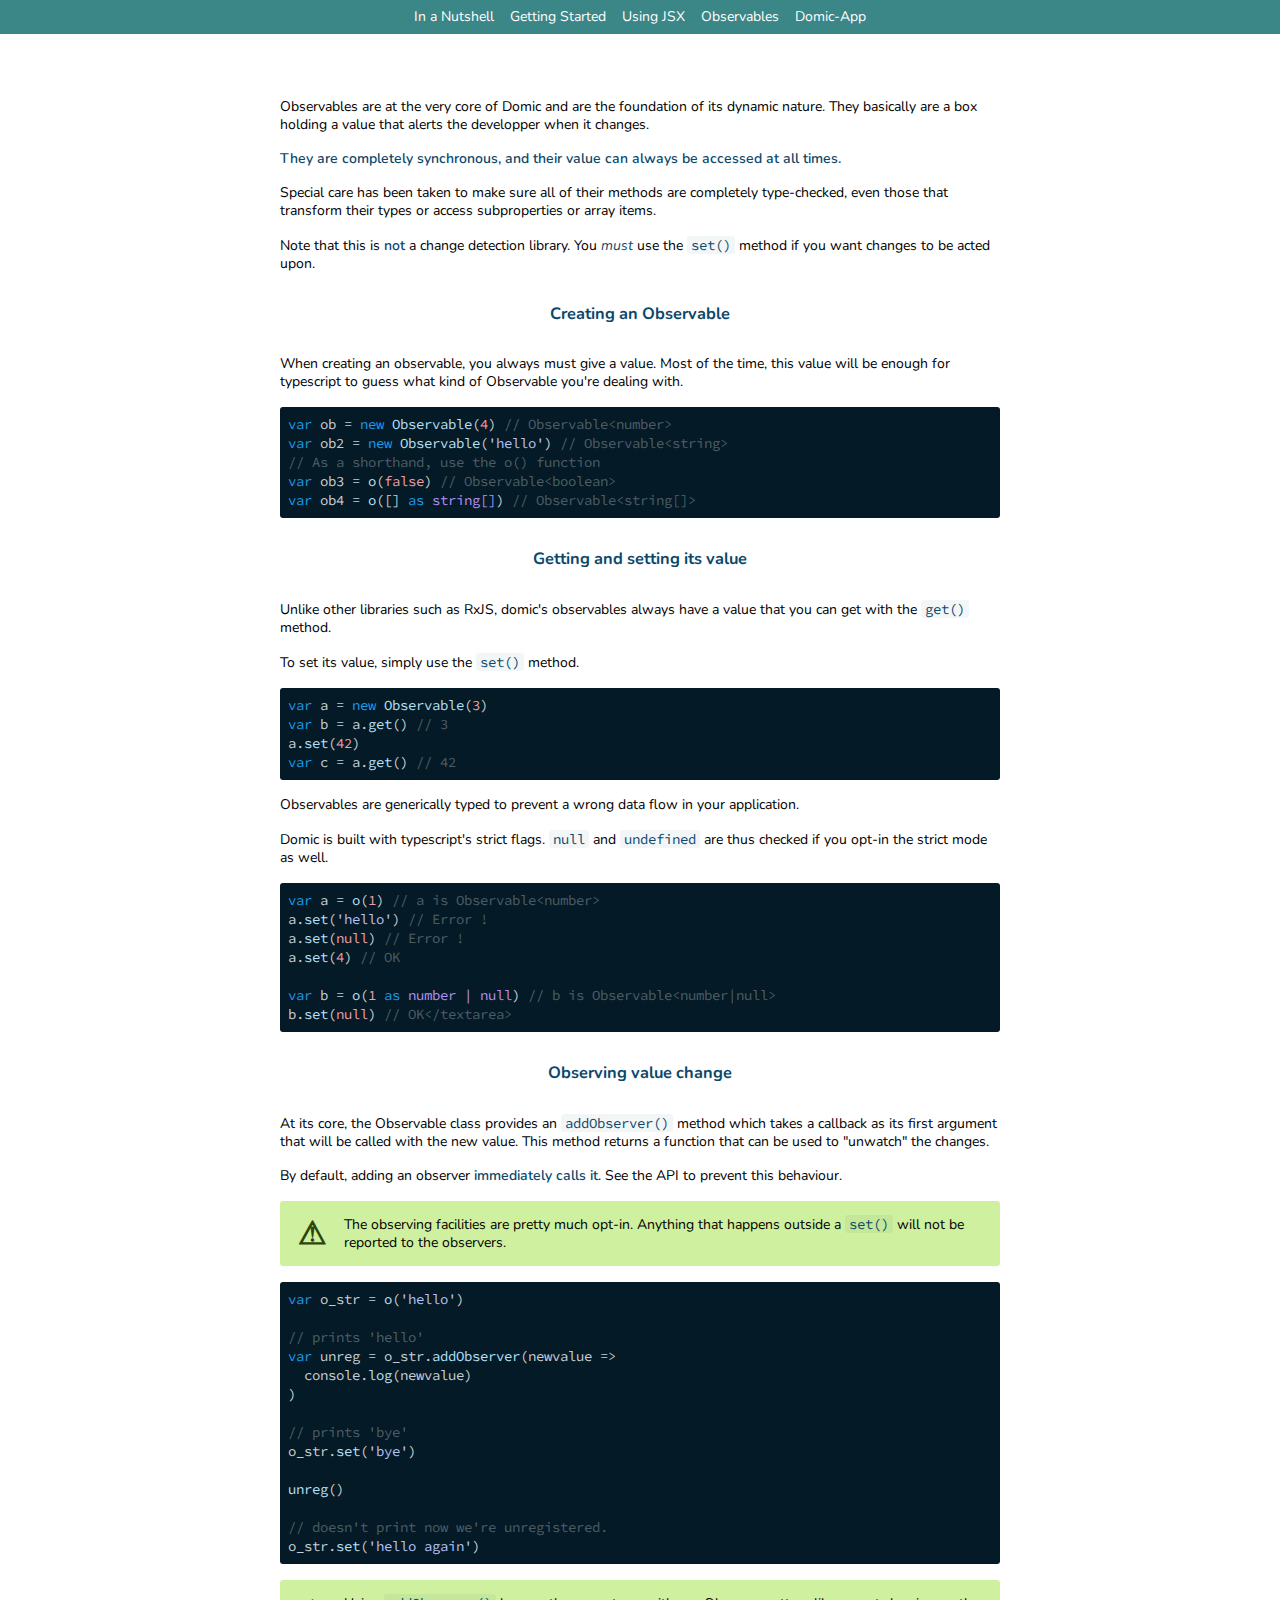
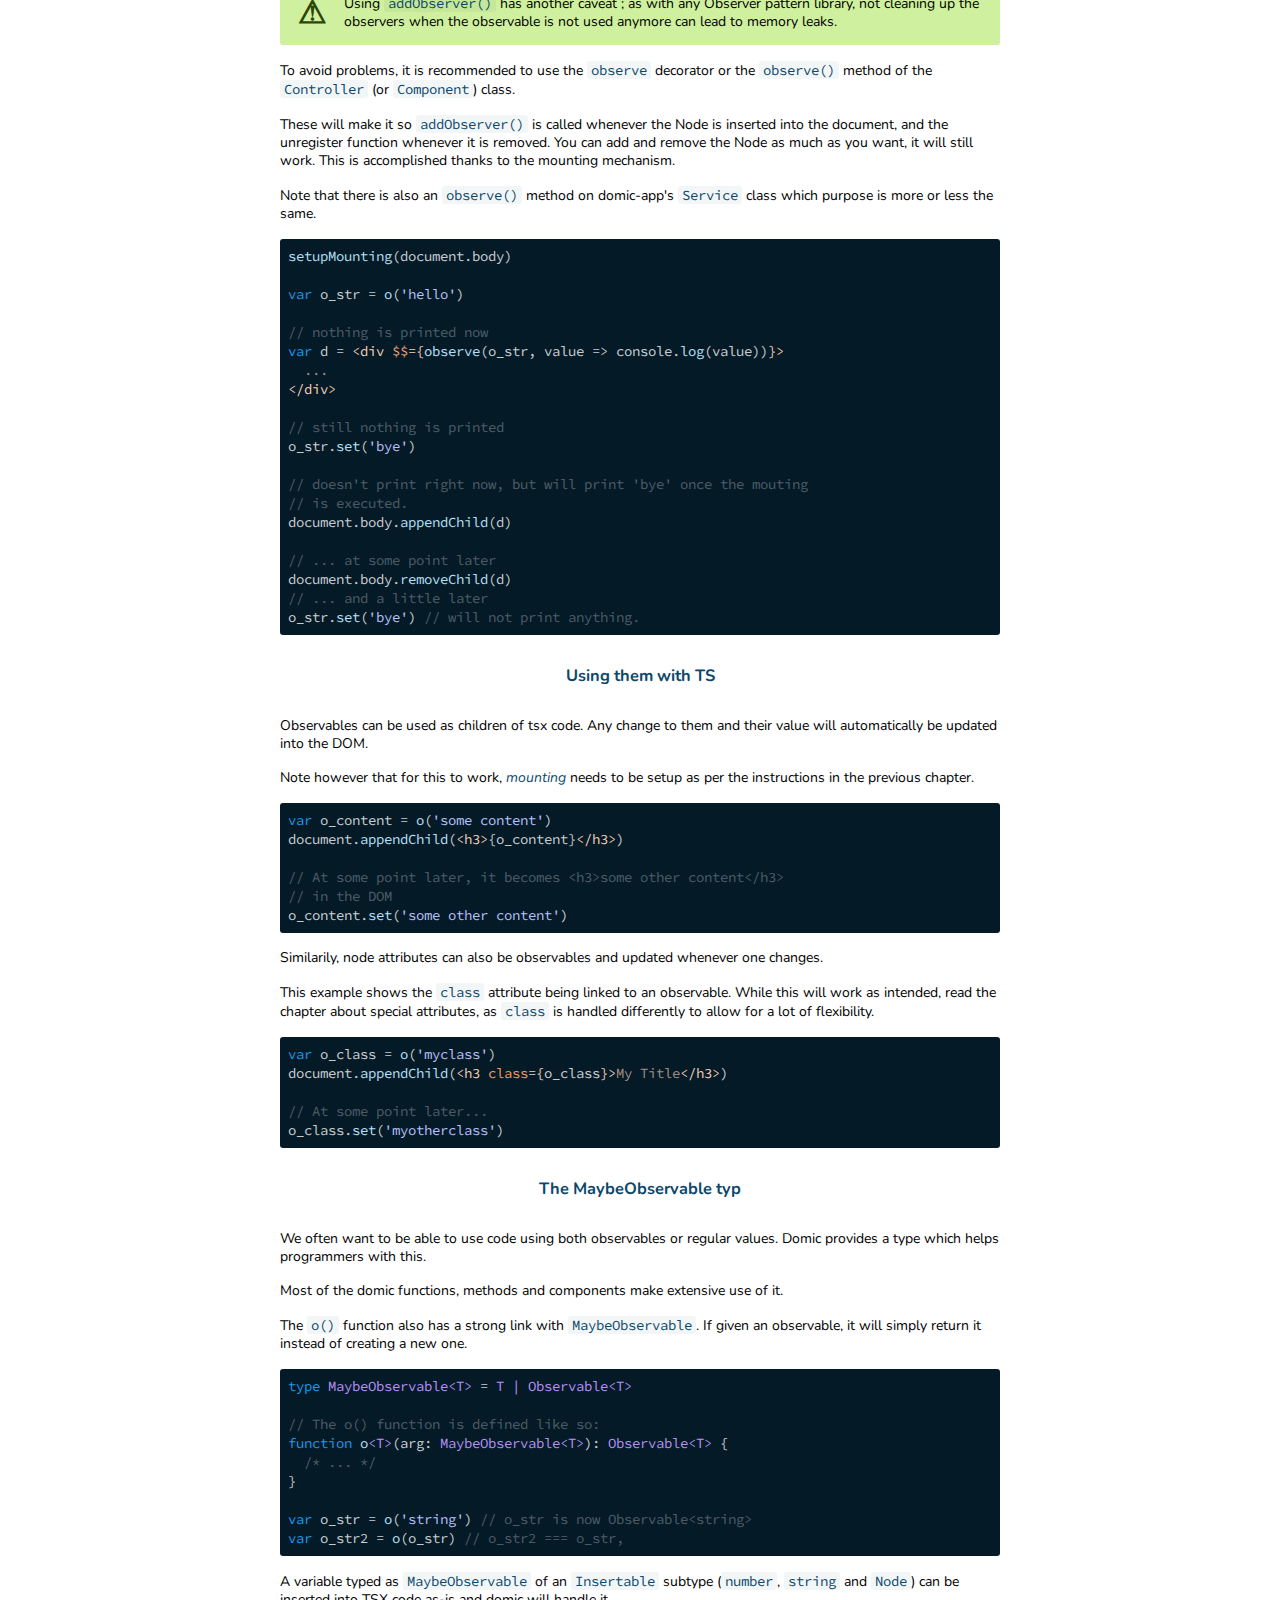
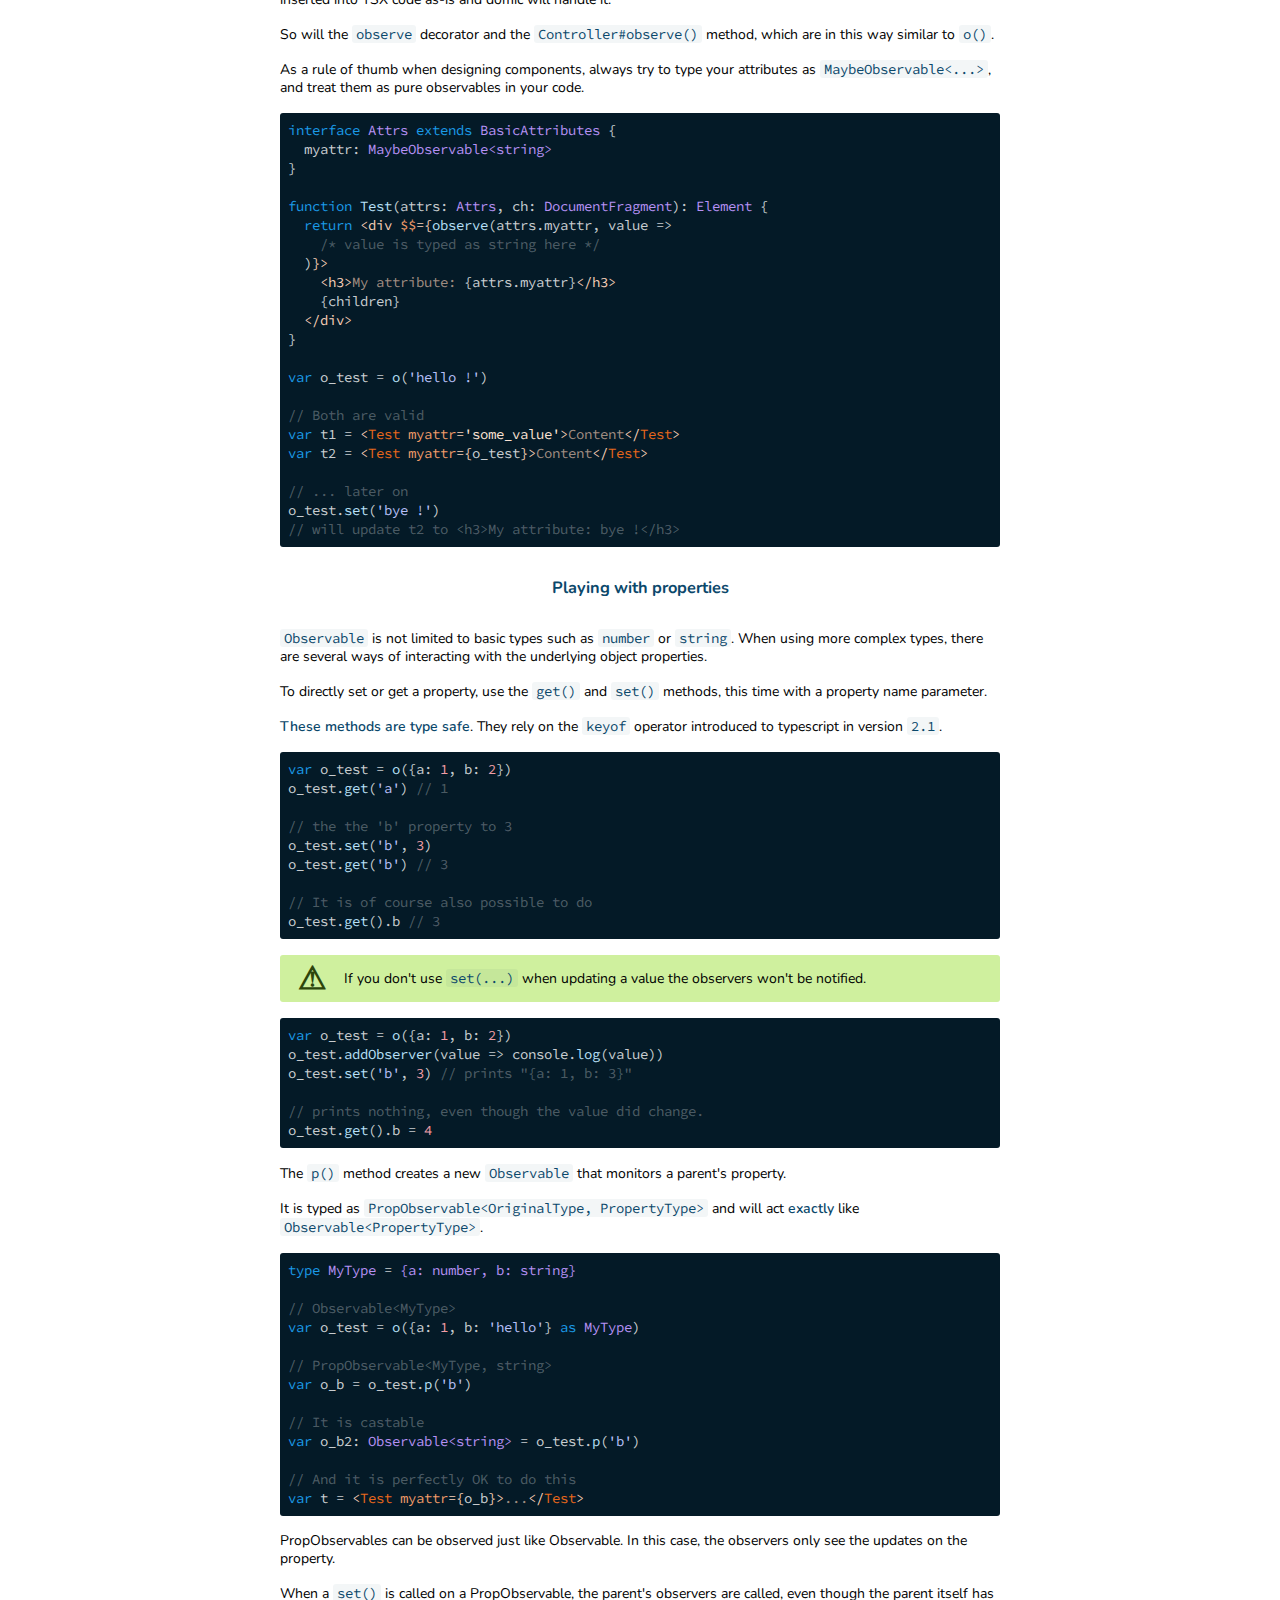
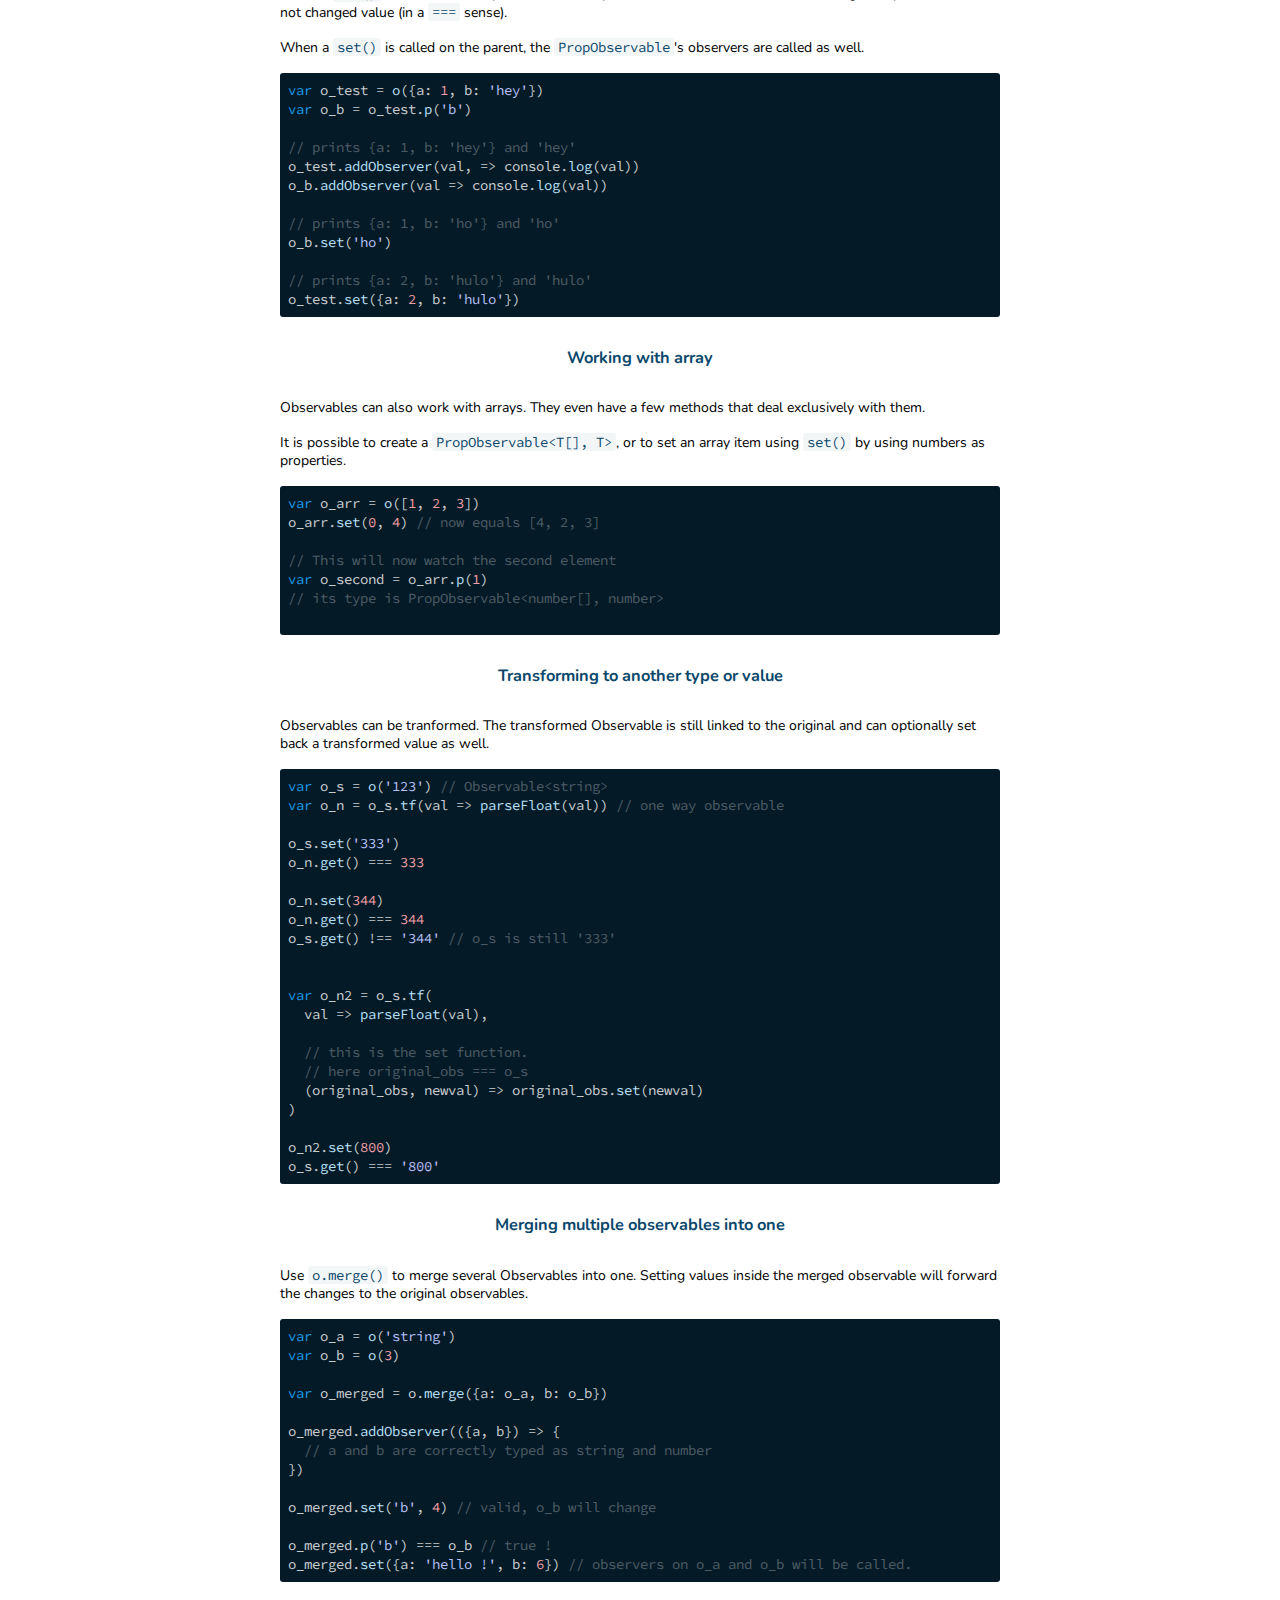
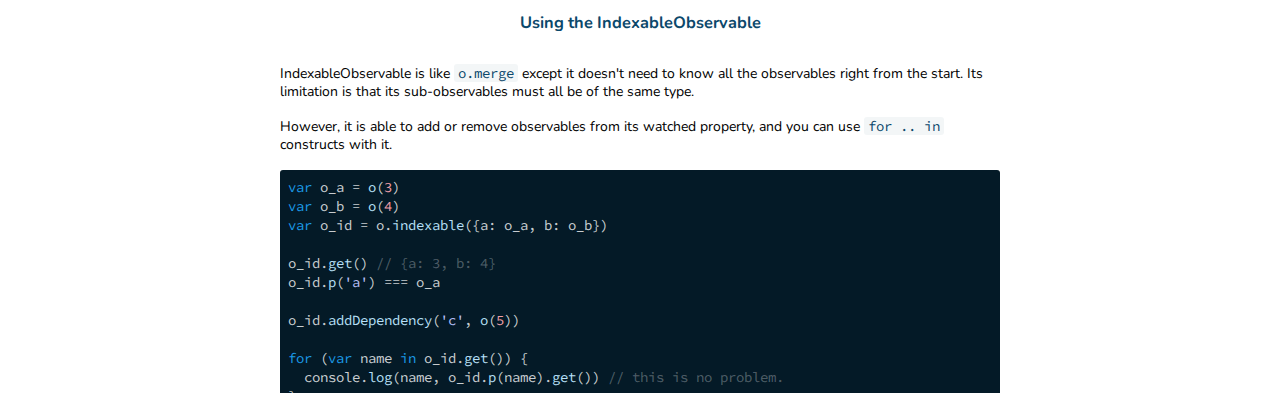
<file: handbook/observables.html>
<!doctype html>
<html>
  <head>
    <title>Domic !</title>
    <meta charset='utf-8'/>
    

    
  
      <link href="https://fonts.googleapis.com/css?family=Nunito" rel="stylesheet"/>
      <link href='https://fonts.googleapis.com/css?family=Source+Code+Pro' rel='stylesheet'/>
      <link href='/style.css' rel='stylesheet'/>
    

  </head>
  <body>
    
  

  <nav class='handbook'>
    <a href='/handbook/in-a-nutshell.html'>In a Nutshell</a>
    <a href='/handbook/getting-started.html'>Getting Started</a>
    <a href='/handbook/using-jsx.html'>Using JSX</a>
    <a href='/handbook/observables.html'>Observables</a>
    <a href='/handbook/domic-app.html'>Domic-App</a>
  </nav>

  <div class='container'>
    <p>Observables are at the very core of Domic and are the foundation
of its dynamic nature. They basically are a box holding a value
that alerts the developper when it changes.</p>
<p><strong>They are completely synchronous, and their value can always be accessed at all times.</strong></p>
<p>Special care has been taken to make sure all of their methods
are completely type-checked, even those
that transform their types or access subproperties or array
items.</p>
<p>Note that this is <strong>not</strong> a change detection library. You <em>must</em> use
the <code>set()</code> method if you want changes to be acted upon.</p>
<h3>Creating an Observable</h3>
<p>When creating an observable, you always must give a value. Most of the
time, this value will be enough for typescript to guess what kind of
Observable you're dealing with.</p>
<pre><code class="language-tsx"><span class='keyword'>var</span> ob = <span class='keyword'>new</span> <span class='function-call'><span class='upper-start'>Observable</span></span>(<span class='number'>4</span>) <span class='comment'>// Observable&lt;number&gt;</span>
<span class='keyword'>var</span> ob2 = <span class='keyword'>new</span> <span class='function-call'><span class='upper-start'>Observable</span></span>(<span class='string'>'hello'</span>) <span class='comment'>// Observable&lt;string&gt;</span>
<span class='comment'>// As a shorthand, use the o() function</span>
<span class='keyword'>var</span> ob3 = <span class='function-call'>o</span>(<span class='literal'>false</span>) <span class='comment'>// Observable&lt;boolean&gt;</span>
<span class='keyword'>var</span> ob4 = <span class='function-call'>o</span>([] <span class='keyword'>as</span> <span class='type'>string[]</span>) <span class='comment'>// Observable&lt;string[]&gt;</span>
</code></pre>
<h3>Getting and setting its value</h3>
<p>Unlike other libraries such as RxJS, domic's observables always
have a value that you can get with the <code>get()</code> method.</p>
<p>To set its value, simply use the <code>set()</code> method.</p>
<pre><code class="language-tsx"><span class='keyword'>var</span> a = <span class='keyword'>new</span> <span class='function-call'><span class='upper-start'>Observable</span></span>(<span class='number'>3</span>)
<span class='keyword'>var</span> b = a<span class='operator'>.</span><span class='function-call'>get</span>() <span class='comment'>// 3</span>
a<span class='operator'>.</span><span class='function-call'>set</span>(<span class='number'>42</span>)
<span class='keyword'>var</span> c = a<span class='operator'>.</span><span class='function-call'>get</span>() <span class='comment'>// 42</span>
</code></pre>
<p>Observables are generically typed to prevent a wrong data flow in your application.</p>
<p>Domic is built with typescript's strict flags. <code>null</code> and <code>undefined</code>
are thus checked if you opt-in the strict mode as well.</p>
<pre><code class="language-tsx"><span class='keyword'>var</span> a = <span class='function-call'>o</span>(<span class='number'>1</span>) <span class='comment'>// a is Observable&lt;number&gt;</span>
a<span class='operator'>.</span><span class='function-call'>set</span>(<span class='string'>'hello'</span>) <span class='comment'>// Error !</span>
a<span class='operator'>.</span><span class='function-call'>set</span>(<span class='literal'>null</span>) <span class='comment'>// Error !</span>
a<span class='operator'>.</span><span class='function-call'>set</span>(<span class='number'>4</span>) <span class='comment'>// OK</span>

<span class='keyword'>var</span> b = <span class='function-call'>o</span>(<span class='number'>1 </span><span class='keyword'>as</span> <span class='type'>number <span class='operator'>|</span> <span class='type'>null</span></span>) <span class='comment'>// b is Observable&lt;number|null&gt;</span>
b<span class='operator'>.</span><span class='function-call'>set</span>(<span class='literal'>null</span>) <span class='comment'>// OK&lt;/textarea&gt;</span>
</code></pre>
<h3>Observing value change</h3>
<p>At its core, the Observable class provides an <code>addObserver()</code> method which takes a callback
as its first argument that will be called with the new value. This method
returns a function that can be used to &quot;unwatch&quot; the changes.</p>
<p>By default, adding an observer <strong>immediately calls it</strong>. See the API to
prevent this behaviour.</p>
<blockquote>
<p>The observing facilities are pretty much opt-in. Anything that happens outside
a <code>set()</code> will not be reported to the observers.</p>
</blockquote>
<pre><code class="language-tsx"><span class='keyword'>var</span> o_str = <span class='function-call'>o</span>(<span class='string'>'hello'</span>)

<span class='comment'>// prints 'hello'</span>
<span class='keyword'>var</span> unreg = o_str<span class='operator'>.</span><span class='function-call'>addObserver</span>(newvalue =&gt;
  console<span class='operator'>.</span><span class='function-call'>log</span>(newvalue)
)

<span class='comment'>// prints 'bye'</span>
o_str<span class='operator'>.</span><span class='function-call'>set</span>(<span class='string'>'bye'</span>)

<span class='function-call'>unreg</span>()

<span class='comment'>// doesn't print now we're unregistered.</span>
o_str<span class='operator'>.</span><span class='function-call'>set</span>(<span class='string'>'hello again'</span>)
</code></pre>
<blockquote>
<p>Using <code>addObserver()</code> has another caveat ; as with any Observer pattern
library, not cleaning up the observers when the observable is not used anymore
can lead to memory leaks.</p>
</blockquote>
<p>To avoid problems, it is recommended to use the <code>observe</code> decorator or the
<code>observe()</code> method of the <code>Controller</code> (or <code>Component</code>) class.</p>
<p>These will make it so <code>addObserver()</code> is called whenever the
Node is inserted into the document, and the unregister function
whenever it is removed. You can add and remove the Node as much
as you want, it will still work. This is accomplished thanks
to the mounting mechanism.</p>
<p>Note that there is also an <code>observe()</code> method on domic-app's <code>Service</code> class
which purpose is more or less the same.</p>
<pre><code class="language-tsx"><span class='function-call'>setupMounting</span>(document<span class='operator'>.</span>body)

<span class='keyword'>var</span> o_str = <span class='function-call'>o</span>(<span class='string'>'hello'</span>)

<span class='comment'>// nothing is printed now</span>
<span class='keyword'>var</span> d = <span class='jsx'><span class='tag'>&lt;div <span class='attribute'><span class='upper-start'>$$</span></span><span class='operator'>=</span><span class='operator'>{</span><span class='toplevel typescript'><span class='function-call'>observe</span>(o_str, value =&gt; console<span class='operator'>.</span><span class='function-call'>log</span>(value))</span><span class='operator'>}</span>&gt;</span>
  ...
<span class='tag'>&lt;/div&gt;</span></span>

<span class='comment'>// still nothing is printed</span>
o_str<span class='operator'>.</span><span class='function-call'>set</span>(<span class='string'>'bye'</span>)

<span class='comment'>// doesn't print right now, but will print 'bye' once the mouting</span>
<span class='comment'>// is executed.</span>
document<span class='operator'>.</span>body<span class='operator'>.</span><span class='function-call'>appendChild</span>(d)

<span class='comment'>// ... at some point later</span>
document<span class='operator'>.</span>body<span class='operator'>.</span><span class='function-call'>removeChild</span>(d)
<span class='comment'>// ... and a little later</span>
o_str<span class='operator'>.</span><span class='function-call'>set</span>(<span class='string'>'bye'</span>) <span class='comment'>// will not print anything.</span>
</code></pre>
<h3>Using them with TS</h3>
<p>Observables can be used as children of tsx code. Any change to them
and their value will automatically be updated into the DOM.</p>
<p>Note however that for this to work, <em>mounting</em> needs to be setup
as per the instructions in the previous chapter.</p>
<pre><code class="language-tsx"><span class='keyword'>var</span> o_content = <span class='function-call'>o</span>(<span class='string'>'some content'</span>)
document<span class='operator'>.</span><span class='function-call'>appendChild</span>(<span class='jsx'><span class='tag'>&lt;h3&gt;</span><span class='toplevel typescript in-jsx'><span class='operator'>{</span>o_content<span class='operator'>}</span></span><span class='tag'>&lt;/h3&gt;</span></span>)

<span class='comment'>// At some point later, it becomes &lt;h3&gt;some other content&lt;/h3&gt;</span>
<span class='comment'>// in the DOM</span>
o_content<span class='operator'>.</span><span class='function-call'>set</span>(<span class='string'>'some other content'</span>)
</code></pre>
<p>Similarily, node attributes can also be observables and updated
whenever one changes.</p>
<p>This example shows the <code>class</code> attribute being linked to an observable.
While this will work as intended, read the chapter about special attributes, as <code>class</code> is handled differently to allow for
a lot of flexibility.</p>
<pre><code class="language-tsx"><span class='keyword'>var</span> o_class = <span class='function-call'>o</span>(<span class='string'>'myclass'</span>)
document<span class='operator'>.</span><span class='function-call'>appendChild</span>(<span class='jsx'><span class='tag'>&lt;h3 <span class='attribute'>class</span><span class='operator'>=</span><span class='operator'>{</span><span class='toplevel typescript'>o_class</span><span class='operator'>}</span>&gt;</span>My Title<span class='tag'>&lt;/h3&gt;</span></span>)

<span class='comment'>// At some point later...</span>
o_class<span class='operator'>.</span><span class='function-call'>set</span>(<span class='string'>'myotherclass'</span>)
</code></pre>
<h3>The MaybeObservable typ</h3>
<p>We often want to be able to use code using both observables or
regular values. Domic provides a type which helps programmers
with this.</p>
<p>Most of the domic functions, methods and components make extensive
use of it.</p>
<p>The <code>o()</code> function also has a strong link with <code>MaybeObservable</code>.
If given an observable, it will simply return it instead of creating
a new one.</p>
<pre><code class="language-tsx"><span class='keyword'>type</span> <span class='type'><span class='upper-start'>MaybeObservable</span><span class='operator'>&lt;</span><span class='type'><span class='upper-start'>T</span></span><span class='operator'>&gt;</span> </span><span class='operator'>=</span> <span class='type'><span class='upper-start'>T</span> <span class='operator'>|</span> <span class='type'><span class='upper-start'>Observable</span><span class='operator'>&lt;</span><span class='type'><span class='upper-start'>T</span></span><span class='operator'>&gt;</span>

</span></span><span class='comment'>// The o() function is defined like so:</span>
<span class='function-declaration'><span class='keyword'>function</span> <span class='function'>o</span><span class='type'><span class='operator'>&lt;</span><span class='type'><span class='upper-start'>T</span></span><span class='operator'>&gt;</span></span><span class='operator'>(</span><span class='argument'>arg</span><span class='operator'>:</span> <span class='type'><span class='upper-start'>MaybeObservable</span><span class='operator'>&lt;</span><span class='type'><span class='upper-start'>T</span></span><span class='operator'>&gt;</span></span><span class='operator'>)</span><span class='operator'>:</span> <span class='type'><span class='upper-start'>Observable</span><span class='operator'>&lt;</span><span class='type'><span class='upper-start'>T</span></span><span class='operator'>&gt;</span> </span></span><span class='operator'>{</span>
  <span class='comment'>/* ... */</span>
<span class='operator'>}</span>

<span class='keyword'>var</span> o_str = <span class='function-call'>o</span>(<span class='string'>'string'</span>) <span class='comment'>// o_str is now Observable&lt;string&gt;</span>
<span class='keyword'>var</span> o_str2 = <span class='function-call'>o</span>(o_str) <span class='comment'>// o_str2 === o_str,</span>
</code></pre>
<p>A variable typed as <code>MaybeObservable</code> of an <code>Insertable</code> subtype (<code>number</code>, <code>string</code> and <code>Node</code>)
can be inserted into TSX code as-is and domic will handle it.</p>
<p>So will the <code>observe</code> decorator and the <code>Controller#observe()</code> method,
which are in this way similar to <code>o()</code>.</p>
<p>As a rule of thumb when designing components, always try to type your attributes
as <code>MaybeObservable&lt;...&gt;</code>, and treat them as pure observables in your code.</p>
<pre><code class="language-tsx"><span class='keyword'>interface</span> <span class='type'><span class='upper-start'>Attrs</span> </span><span class='keyword'>extends</span> <span class='type'><span class='upper-start'>BasicAttributes</span> </span><span class='operator'>{</span>
  <span class='property'>myattr</span><span class='operator'>:</span> <span class='type'><span class='upper-start'>MaybeObservable</span><span class='operator'>&lt;</span><span class='type'>string</span><span class='operator'>&gt;</span>
</span><span class='operator'>}</span>

<span class='function-declaration'><span class='keyword'>function</span> <span class='function'><span class='upper-start'>Test</span></span><span class='operator'>(</span><span class='argument'>attrs</span><span class='operator'>:</span> <span class='type'><span class='upper-start'>Attrs</span></span><span class='operator'>,</span> <span class='argument'>ch</span><span class='operator'>:</span> <span class='type'><span class='upper-start'>DocumentFragment</span></span><span class='operator'>)</span><span class='operator'>:</span> <span class='type'><span class='upper-start'>Element</span> </span></span><span class='operator'>{</span>
  <span class='keyword'>return</span> <span class='jsx'><span class='tag'>&lt;div <span class='attribute'><span class='upper-start'>$$</span></span><span class='operator'>=</span><span class='operator'>{</span><span class='toplevel typescript'><span class='function-call'>observe</span>(attrs<span class='operator'>.</span>myattr, value =&gt;
    <span class='comment'>/* value is typed as string here */</span>
  )</span><span class='operator'>}</span>&gt;</span>
    <span class='tag'>&lt;h3&gt;</span>My attribute: <span class='toplevel typescript in-jsx'><span class='operator'>{</span>attrs<span class='operator'>.</span>myattr<span class='operator'>}</span></span><span class='tag'>&lt;/h3&gt;</span>
    <span class='toplevel typescript in-jsx'><span class='operator'>{</span>children<span class='operator'>}</span></span>
  <span class='tag'>&lt;/div&gt;</span></span>
<span class='operator'>}</span>

<span class='keyword'>var</span> o_test = <span class='function-call'>o</span>(<span class='string'>'hello !'</span>)

<span class='comment'>// Both are valid</span>
<span class='keyword'>var</span> t1 = <span class='jsx'><span class='tag'>&lt;<span class='upper-start'>Test</span> <span class='attribute'>myattr</span><span class='operator'>=</span><span class='string'>'some_value'</span>&gt;</span>Content<span class='tag'>&lt;/<span class='upper-start'>Test</span>&gt;</span></span>
<span class='keyword'>var</span> t2 = <span class='jsx'><span class='tag'>&lt;<span class='upper-start'>Test</span> <span class='attribute'>myattr</span><span class='operator'>=</span><span class='operator'>{</span><span class='toplevel typescript'>o_test</span><span class='operator'>}</span>&gt;</span>Content<span class='tag'>&lt;/<span class='upper-start'>Test</span>&gt;</span></span>

<span class='comment'>// ... later on</span>
o_test<span class='operator'>.</span><span class='function-call'>set</span>(<span class='string'>'bye !'</span>)
<span class='comment'>// will update t2 to &lt;h3&gt;My attribute: bye !&lt;/h3&gt;</span>
</code></pre>
<h3>Playing with properties</h3>
<p><code>Observable</code> is not limited to basic types such as <code>number</code> or <code>string</code>.
When using more complex types, there are several ways of interacting
with the underlying object properties.</p>
<p>To directly set or get a property, use the <code>get()</code> and <code>set()</code> methods,
this time with a property name parameter.</p>
<p><strong>These methods are type safe</strong>. They rely on the <code>keyof</code> operator introduced
to typescript in version <code>2.1</code>.</p>
<pre><code class="language-tsx"><span class='keyword'>var</span> o_test = <span class='function-call'>o</span>(<span class='operator'>{</span><span class='property'>a</span><span class='operator'>:</span> <span class='number'>1</span>, <span class='property'>b</span><span class='operator'>:</span> <span class='number'>2</span><span class='operator'>}</span>)
o_test<span class='operator'>.</span><span class='function-call'>get</span>(<span class='string'>'a'</span>) <span class='comment'>// 1</span>

<span class='comment'>// the the 'b' property to 3</span>
o_test<span class='operator'>.</span><span class='function-call'>set</span>(<span class='string'>'b'</span>, <span class='number'>3</span>)
o_test<span class='operator'>.</span><span class='function-call'>get</span>(<span class='string'>'b'</span>) <span class='comment'>// 3</span>

<span class='comment'>// It is of course also possible to do</span>
o_test<span class='operator'>.</span><span class='function-call'>get</span>()<span class='operator'>.</span>b <span class='comment'>// 3</span>
</code></pre>
<blockquote>
<p>If you don't use <code>set(...)</code> when updating a value
the observers won't be notified.</p>
</blockquote>
<pre><code class="language-tsx"><span class='keyword'>var</span> o_test = <span class='function-call'>o</span>(<span class='operator'>{</span><span class='property'>a</span><span class='operator'>:</span> <span class='number'>1</span>, <span class='property'>b</span><span class='operator'>:</span> <span class='number'>2</span><span class='operator'>}</span>)
o_test<span class='operator'>.</span><span class='function-call'>addObserver</span>(value =&gt; console<span class='operator'>.</span><span class='function-call'>log</span>(value))
o_test<span class='operator'>.</span><span class='function-call'>set</span>(<span class='string'>'b'</span>, <span class='number'>3</span>) <span class='comment'>// prints "{a: 1, b: 3}"</span>

<span class='comment'>// prints nothing, even though the value did change.</span>
o_test<span class='operator'>.</span><span class='function-call'>get</span>()<span class='operator'>.</span>b = <span class='number'>4
</span></code></pre>
<p>The <code>p()</code> method creates a new <code>Observable</code> that monitors
a parent's property.</p>
<p>It is typed as <code>PropObservable&lt;OriginalType, PropertyType&gt;</code> and will act
<strong>exactly</strong> like <code>Observable&lt;PropertyType&gt;</code>.</p>
<pre><code class="language-tsx"><span class='keyword'>type</span> <span class='type'><span class='upper-start'>MyType</span> </span><span class='operator'>=</span> <span class='type'><span class='operator'>{</span><span class='property'>a</span><span class='operator'>:</span> <span class='type'>number</span>, <span class='property'>b</span><span class='operator'>:</span> <span class='type'>string</span><span class='operator'>}</span>

</span><span class='comment'>// Observable&lt;MyType&gt;</span>
<span class='keyword'>var</span> o_test = <span class='function-call'>o</span>(<span class='operator'>{</span><span class='property'>a</span><span class='operator'>:</span> <span class='number'>1</span>, <span class='property'>b</span><span class='operator'>:</span> <span class='string'>'hello'</span><span class='operator'>}</span> <span class='keyword'>as</span> <span class='type'><span class='upper-start'>MyType</span></span>)

<span class='comment'>// PropObservable&lt;MyType, string&gt;</span>
<span class='keyword'>var</span> o_b = o_test<span class='operator'>.</span><span class='function-call'>p</span>(<span class='string'>'b'</span>)

<span class='comment'>// It is castable</span>
<span class='keyword'>var</span> o_b2<span class='operator'>:</span> <span class='type'><span class='upper-start'>Observable</span><span class='operator'>&lt;</span><span class='type'>string</span><span class='operator'>&gt;</span> </span>= o_test<span class='operator'>.</span><span class='function-call'>p</span>(<span class='string'>'b'</span>)

<span class='comment'>// And it is perfectly OK to do this</span>
<span class='keyword'>var</span> t = <span class='jsx'><span class='tag'>&lt;<span class='upper-start'>Test</span> <span class='attribute'>myattr</span><span class='operator'>=</span><span class='operator'>{</span><span class='toplevel typescript'>o_b</span><span class='operator'>}</span>&gt;</span>...<span class='tag'>&lt;/<span class='upper-start'>Test</span>&gt;</span></span>
</code></pre>
<p>PropObservables can be observed just like Observable. In this
case, the observers only see the updates on the property.</p>
<p>When a <code>set()</code> is called on a PropObservable, the
parent's observers are called, even though the parent itself
has not changed value (in a <code>===</code> sense).</p>
<p>When a <code>set()</code> is called on the parent, the <code>PropObservable</code>'s
observers are called as well.</p>
<pre><code class="language-tsx"><span class='keyword'>var</span> o_test = <span class='function-call'>o</span>(<span class='operator'>{</span><span class='property'>a</span><span class='operator'>:</span> <span class='number'>1</span>, <span class='property'>b</span><span class='operator'>:</span> <span class='string'>'hey'</span><span class='operator'>}</span>)
<span class='keyword'>var</span> o_b = o_test<span class='operator'>.</span><span class='function-call'>p</span>(<span class='string'>'b'</span>)

<span class='comment'>// prints {a: 1, b: 'hey'} and 'hey'</span>
o_test<span class='operator'>.</span><span class='function-call'>addObserver</span>(val, =&gt; console<span class='operator'>.</span><span class='function-call'>log</span>(val))
o_b<span class='operator'>.</span><span class='function-call'>addObserver</span>(val =&gt; console<span class='operator'>.</span><span class='function-call'>log</span>(val))

<span class='comment'>// prints {a: 1, b: 'ho'} and 'ho'</span>
o_b<span class='operator'>.</span><span class='function-call'>set</span>(<span class='string'>'ho'</span>)

<span class='comment'>// prints {a: 2, b: 'hulo'} and 'hulo'</span>
o_test<span class='operator'>.</span><span class='function-call'>set</span>(<span class='operator'>{</span><span class='property'>a</span><span class='operator'>:</span> <span class='number'>2</span>, <span class='property'>b</span><span class='operator'>:</span> <span class='string'>'hulo'</span><span class='operator'>}</span>)
</code></pre>
<h3>Working with array</h3>
<p>Observables can also work with arrays. They even have a few methods that deal
exclusively with them.</p>
<p>It is possible to create a <code>PropObservable&lt;T[], T&gt;</code>, or to set an array item
using <code>set()</code> by using numbers as properties.</p>
<pre><code class="language-tsx"><span class='keyword'>var</span> o_arr = <span class='function-call'>o</span>([<span class='number'>1</span>, <span class='number'>2</span>, <span class='number'>3</span>])
o_arr<span class='operator'>.</span><span class='function-call'>set</span>(<span class='number'>0</span>, <span class='number'>4</span>) <span class='comment'>// now equals [4, 2, 3]</span>

<span class='comment'>// This will now watch the second element</span>
<span class='keyword'>var</span> o_second = o_arr<span class='operator'>.</span><span class='function-call'>p</span>(<span class='number'>1</span>)
<span class='comment'>// its type is PropObservable&lt;number[], number&gt;</span>

</code></pre>
<h3>Transforming to another type or value</h3>
<p>Observables can be tranformed. The transformed Observable is still linked
to the original and can optionally set back a transformed value as well.</p>
<pre><code class="language-tsx"><span class='keyword'>var</span> o_s = <span class='function-call'>o</span>(<span class='string'>'123'</span>) <span class='comment'>// Observable&lt;string&gt;</span>
<span class='keyword'>var</span> o_n = o_s<span class='operator'>.</span><span class='function-call'>tf</span>(val =&gt; <span class='function-call'>parseFloat</span>(val)) <span class='comment'>// one way observable</span>

o_s<span class='operator'>.</span><span class='function-call'>set</span>(<span class='string'>'333'</span>)
o_n<span class='operator'>.</span><span class='function-call'>get</span>() === <span class='number'>333

</span>o_n<span class='operator'>.</span><span class='function-call'>set</span>(<span class='number'>344</span>)
o_n<span class='operator'>.</span><span class='function-call'>get</span>() === <span class='number'>344
</span>o_s<span class='operator'>.</span><span class='function-call'>get</span>() !== <span class='string'>'344'</span> <span class='comment'>// o_s is still '333'</span>


<span class='keyword'>var</span> o_n2 = o_s<span class='operator'>.</span><span class='function-call'>tf</span>(
  val =&gt; <span class='function-call'>parseFloat</span>(val),

  <span class='comment'>// this is the set function.</span>
  <span class='comment'>// here original_obs === o_s</span>
  (original_obs, newval) =&gt; original_obs<span class='operator'>.</span><span class='function-call'>set</span>(newval)
)

o_n2<span class='operator'>.</span><span class='function-call'>set</span>(<span class='number'>800</span>)
o_s<span class='operator'>.</span><span class='function-call'>get</span>() === <span class='string'>'800'</span>
</code></pre>
<h3>Merging multiple observables into one</h3>
<p>Use <code>o.merge()</code> to merge several Observables into one. Setting values
inside the merged observable will forward the changes to the original
observables.</p>
<pre><code class="language-tsx"><span class='keyword'>var</span> o_a = <span class='function-call'>o</span>(<span class='string'>'string'</span>)
<span class='keyword'>var</span> o_b = <span class='function-call'>o</span>(<span class='number'>3</span>)

<span class='keyword'>var</span> o_merged = o<span class='operator'>.</span><span class='function-call'>merge</span>(<span class='operator'>{</span><span class='property'>a</span><span class='operator'>:</span> o_a, <span class='property'>b</span><span class='operator'>:</span> o_b<span class='operator'>}</span>)

o_merged<span class='operator'>.</span><span class='function-call'>addObserver</span>((<span class='operator'>{</span>a, b<span class='operator'>}</span>) =&gt; <span class='operator'>{</span>
  <span class='comment'>// a and b are correctly typed as string and number</span>
<span class='operator'>}</span>)

o_merged<span class='operator'>.</span><span class='function-call'>set</span>(<span class='string'>'b'</span>, <span class='number'>4</span>) <span class='comment'>// valid, o_b will change</span>

o_merged<span class='operator'>.</span><span class='function-call'>p</span>(<span class='string'>'b'</span>) === o_b <span class='comment'>// true !</span>
o_merged<span class='operator'>.</span><span class='function-call'>set</span>(<span class='operator'>{</span><span class='property'>a</span><span class='operator'>:</span> <span class='string'>'hello !'</span>, <span class='property'>b</span><span class='operator'>:</span> <span class='number'>6</span><span class='operator'>}</span>) <span class='comment'>// observers on o_a and o_b will be called.</span>
</code></pre>
<h3>Using the IndexableObservable</h3>
<p>IndexableObservable is like <code>o.merge</code> except it doesn't need to know all
the observables right from the start. Its limitation is that its sub-observables
must all be of the same type.</p>
<p>However, it is able to add or remove observables from its watched property,
and you can use <code>for .. in</code> constructs with it.</p>
<pre><code class="language-tsx"><span class='keyword'>var</span> o_a = <span class='function-call'>o</span>(<span class='number'>3</span>)
<span class='keyword'>var</span> o_b = <span class='function-call'>o</span>(<span class='number'>4</span>)
<span class='keyword'>var</span> o_id = o<span class='operator'>.</span><span class='function-call'>indexable</span>(<span class='operator'>{</span><span class='property'>a</span><span class='operator'>:</span> o_a, <span class='property'>b</span><span class='operator'>:</span> o_b<span class='operator'>}</span>)

o_id<span class='operator'>.</span><span class='function-call'>get</span>() <span class='comment'>// {a: 3, b: 4}</span>
o_id<span class='operator'>.</span><span class='function-call'>p</span>(<span class='string'>'a'</span>) === o_a

o_id<span class='operator'>.</span><span class='function-call'>addDependency</span>(<span class='string'>'c'</span>, <span class='function-call'>o</span>(<span class='number'>5</span>))

<span class='keyword'>for</span> (<span class='keyword'>var</span> name <span class='keyword'>in</span> o_id<span class='operator'>.</span><span class='function-call'>get</span>()) <span class='operator'>{</span>
  console<span class='operator'>.</span><span class='function-call'>log</span>(name, o_id<span class='operator'>.</span><span class='function-call'>p</span>(name)<span class='operator'>.</span><span class='function-call'>get</span>()) <span class='comment'>// this is no problem.</span>
<span class='operator'>}</span>
</code></pre>
<h3>This is it for now</h3>
<p>For more examples and a detail of all the methods, head for the API.</p>
  </div>


  <body>
</html>
</file>
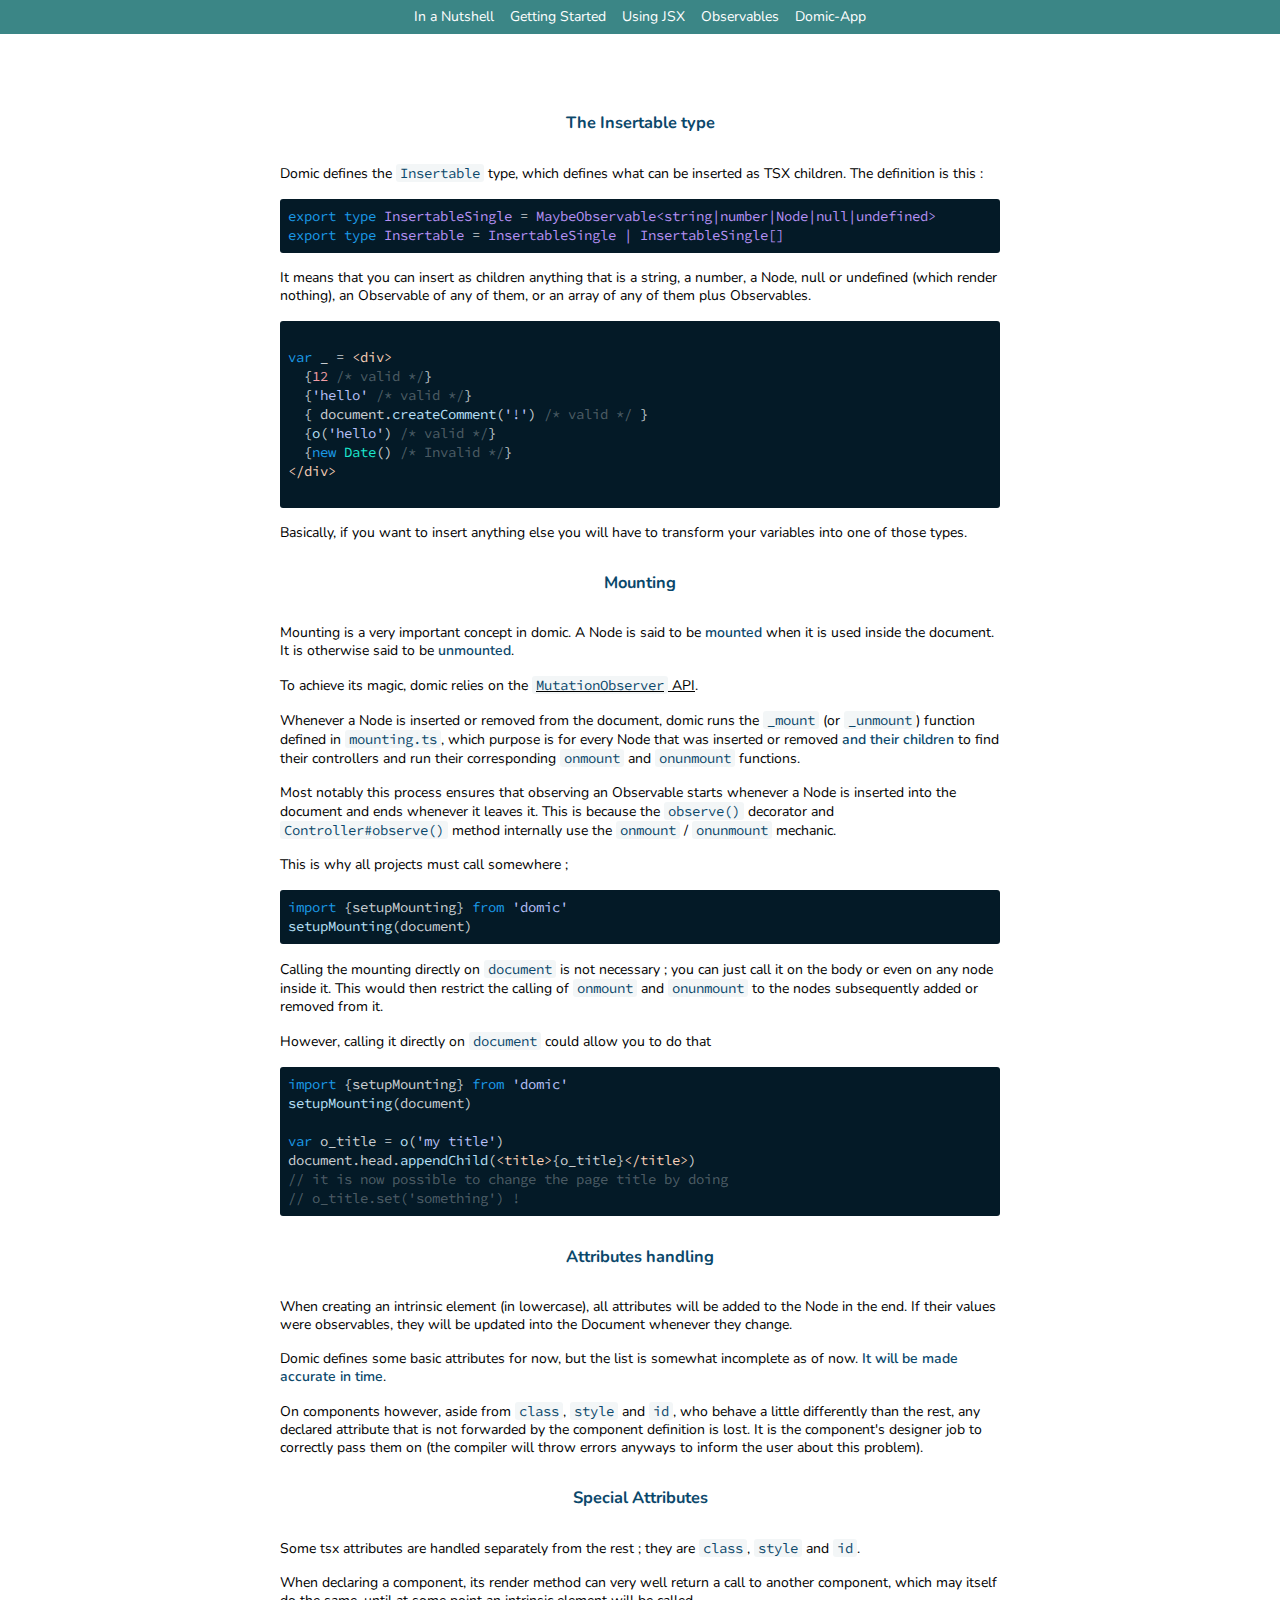
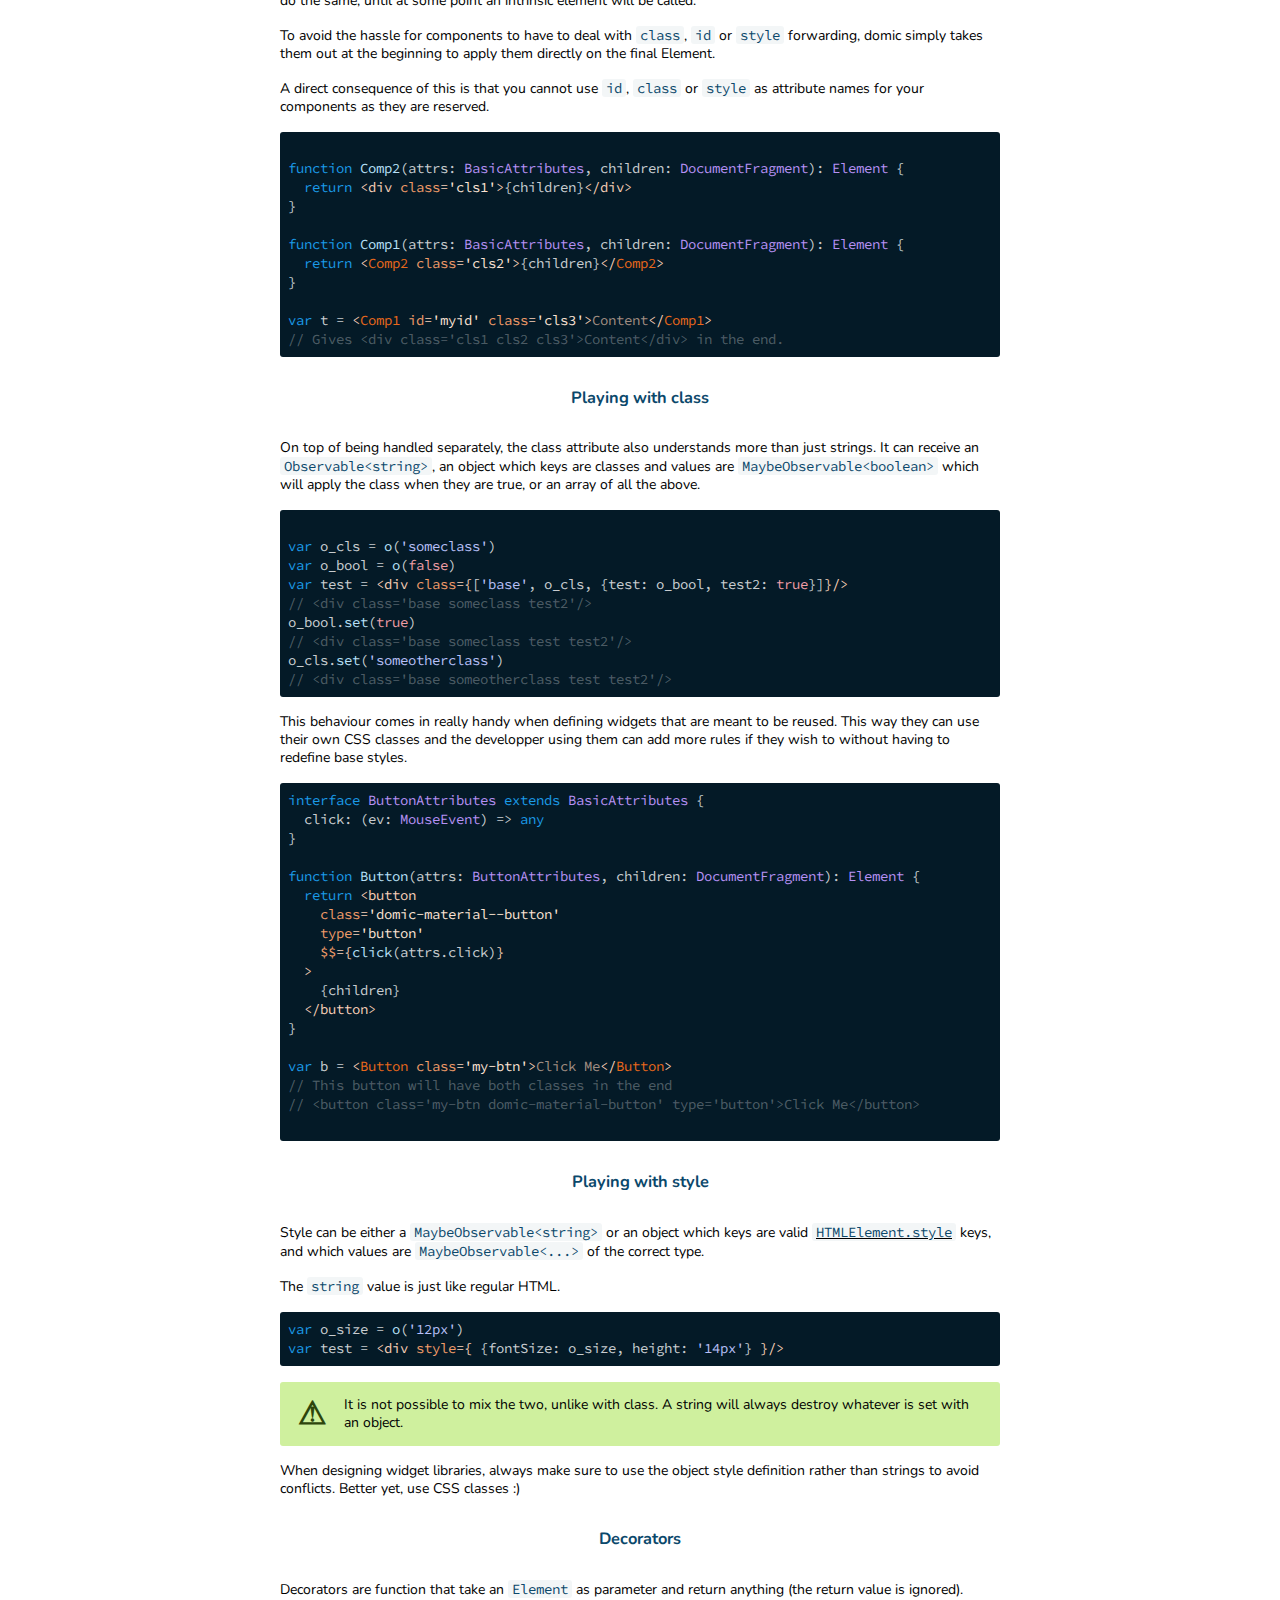
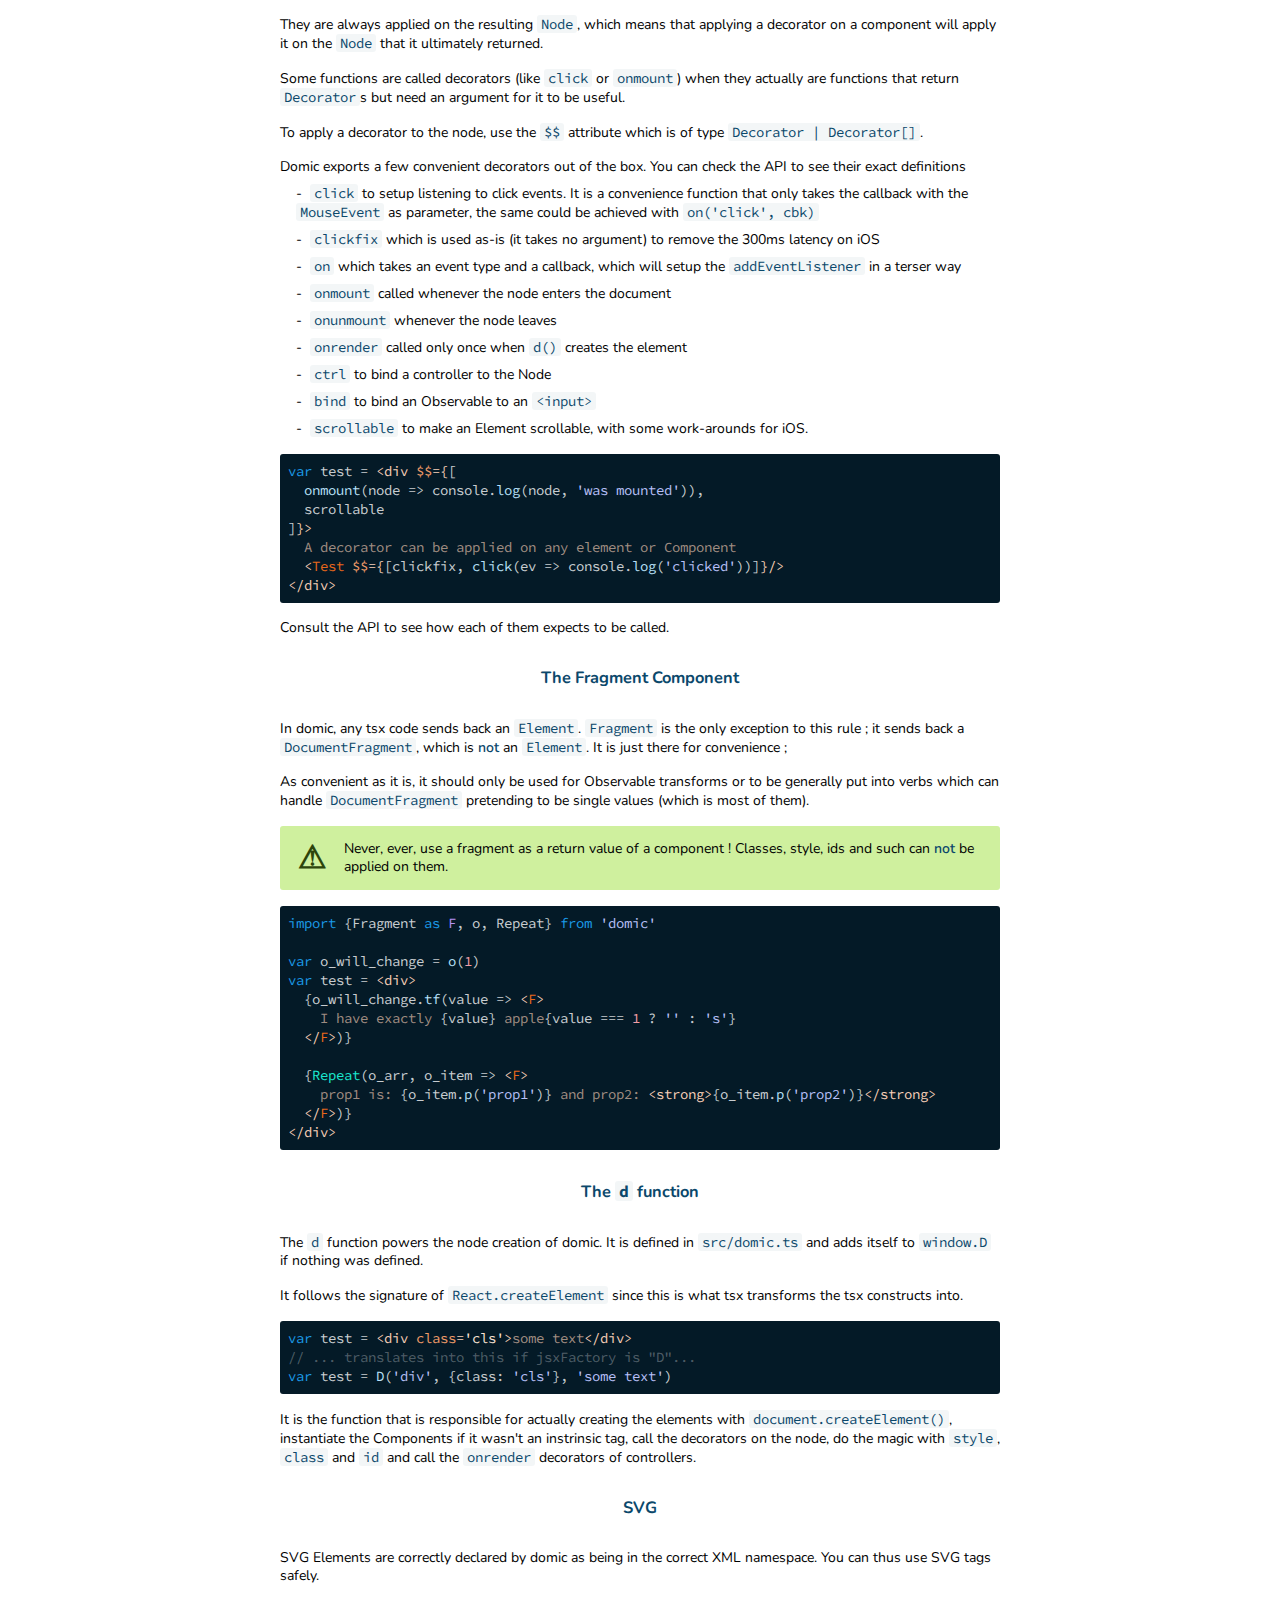
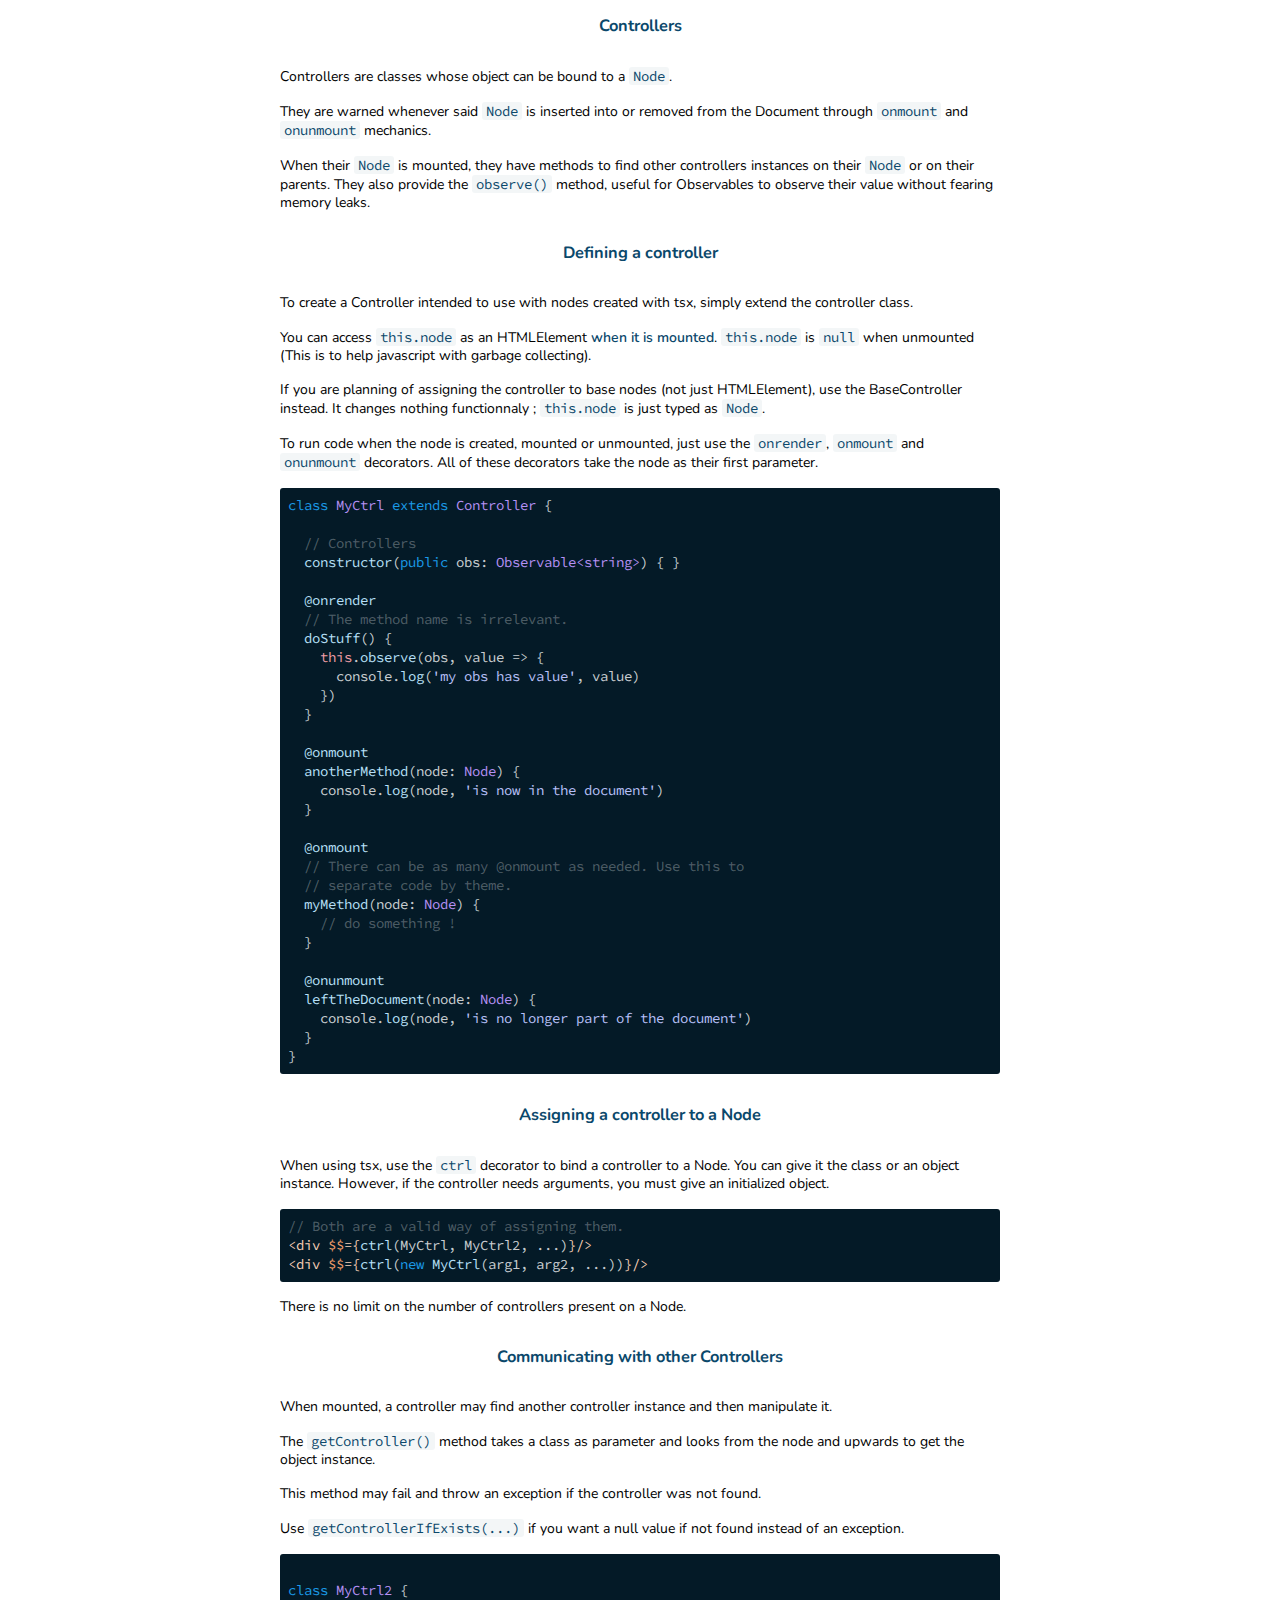
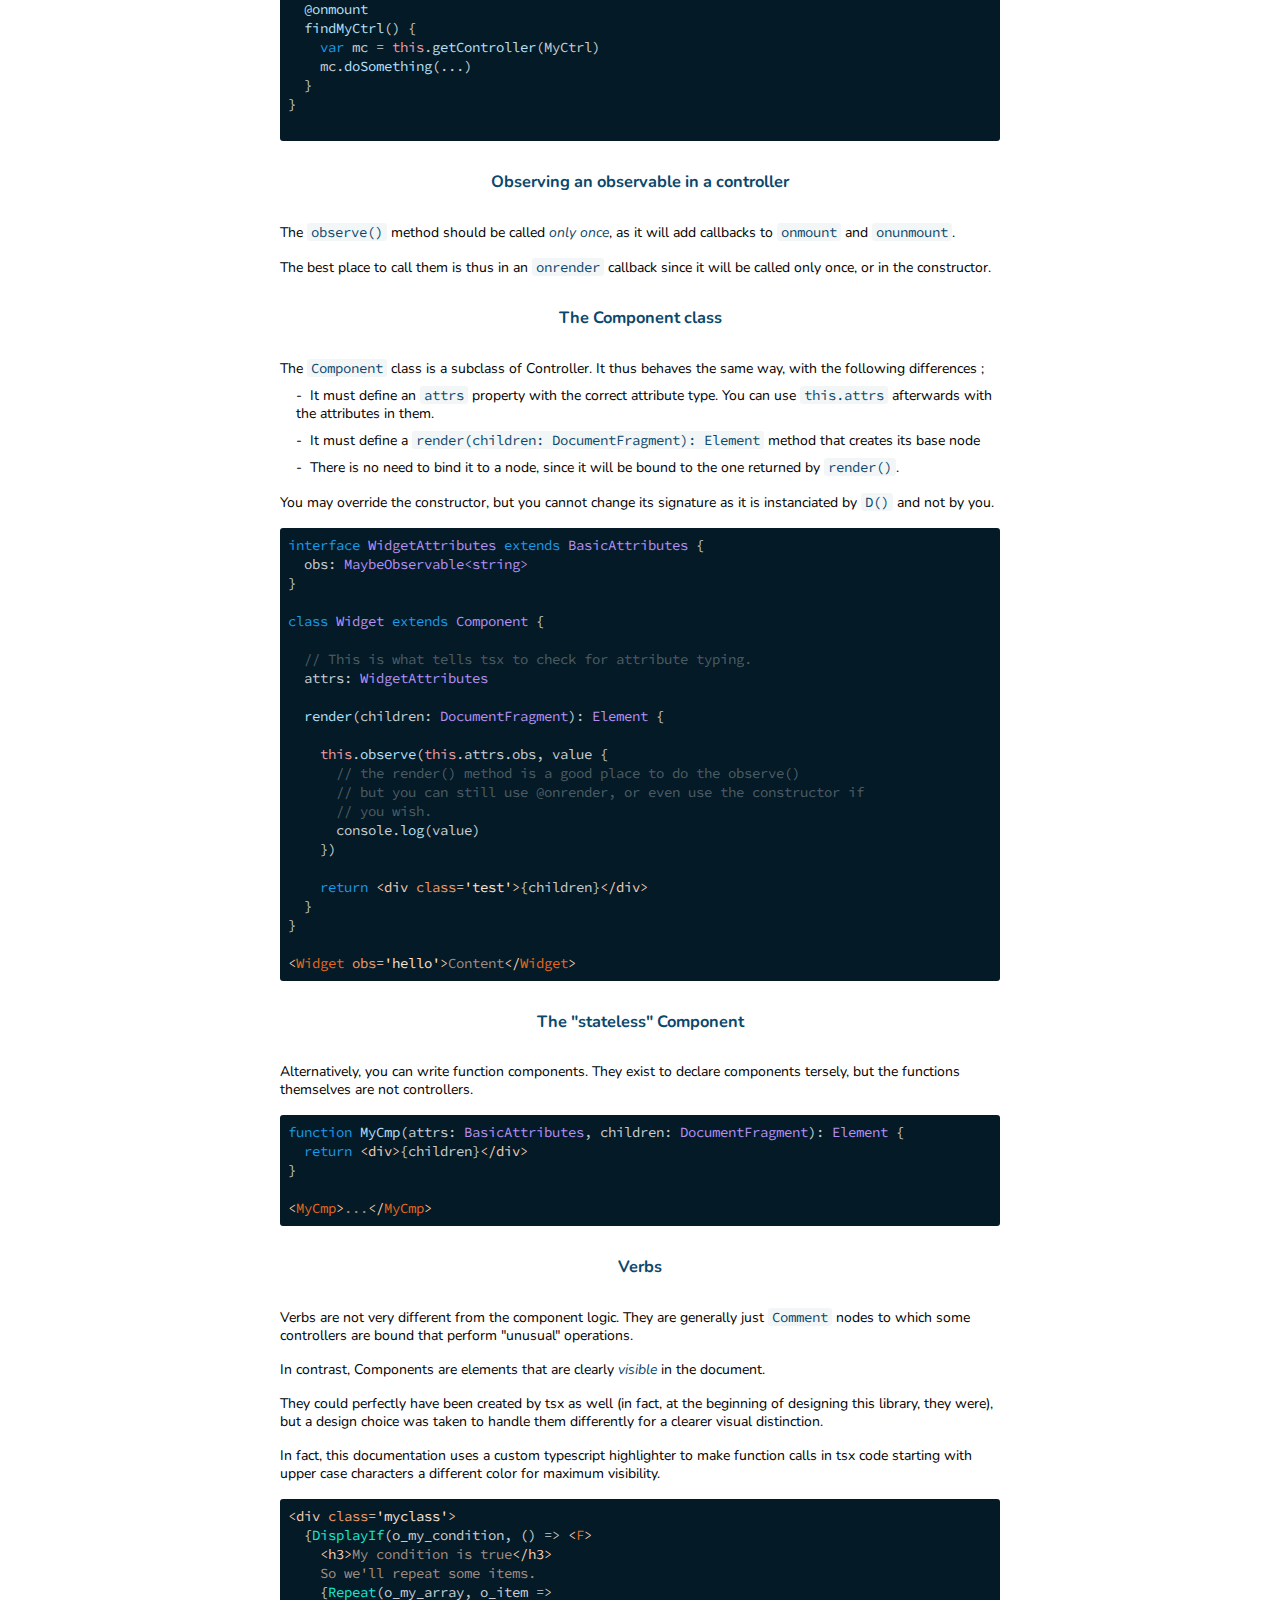
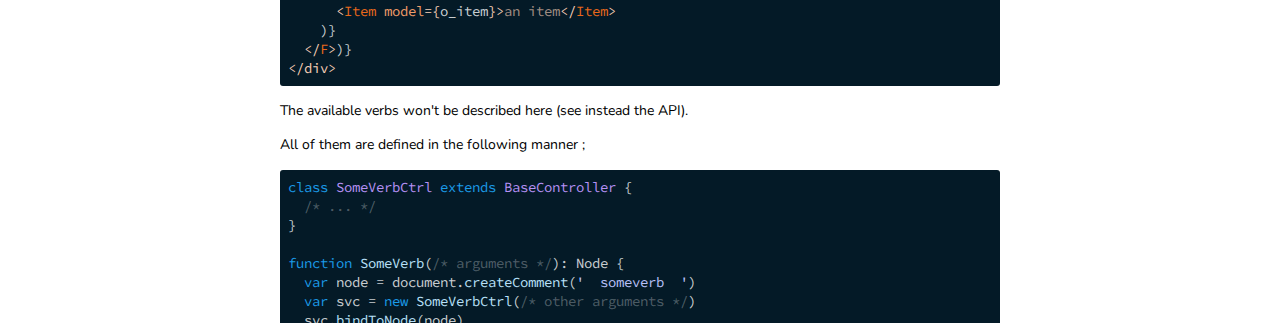
<file: handbook/using-jsx.html>
<!doctype html>
<html>
  <head>
    <title>Domic !</title>
    <meta charset='utf-8'/>
    

    
  
      <link href="https://fonts.googleapis.com/css?family=Nunito" rel="stylesheet"/>
      <link href='https://fonts.googleapis.com/css?family=Source+Code+Pro' rel='stylesheet'/>
      <link href='/style.css' rel='stylesheet'/>
    

  </head>
  <body>
    
  

  <nav class='handbook'>
    <a href='/handbook/in-a-nutshell.html'>In a Nutshell</a>
    <a href='/handbook/getting-started.html'>Getting Started</a>
    <a href='/handbook/using-jsx.html'>Using JSX</a>
    <a href='/handbook/observables.html'>Observables</a>
    <a href='/handbook/domic-app.html'>Domic-App</a>
  </nav>

  <div class='container'>
    <h3>The Insertable type</h3>
<p>Domic defines the <code>Insertable</code> type, which defines what can be
inserted as TSX children. The definition is this :</p>
<pre><code class="language-tsx"><span class='keyword'>export</span> <span class='keyword'>type</span> <span class='type'><span class='upper-start'>InsertableSingle</span> </span><span class='operator'>=</span> <span class='type'><span class='upper-start'>MaybeObservable</span><span class='operator'>&lt;</span><span class='type'>string<span class='operator'>|</span><span class='type'>number<span class='operator'>|</span><span class='type'><span class='upper-start'>Node</span><span class='operator'>|</span><span class='type'>null<span class='operator'>|</span><span class='type'>undefined</span></span></span></span></span><span class='operator'>&gt;</span>
</span><span class='keyword'>export</span> <span class='keyword'>type</span> <span class='type'><span class='upper-start'>Insertable</span> </span><span class='operator'>=</span> <span class='type'><span class='upper-start'>InsertableSingle</span> <span class='operator'>|</span> <span class='type'><span class='upper-start'>InsertableSingle</span>[]
</span></span></code></pre>
<p>It means that you can insert as children anything that is a string, a number,
a Node, null or undefined (which render nothing), an Observable of any of
them, or an array of any of them plus Observables.</p>
<pre><code class="language-tsx">
<span class='keyword'>var</span> _ = <span class='jsx'><span class='tag'>&lt;div&gt;</span>
  <span class='toplevel typescript in-jsx'><span class='operator'>{</span><span class='number'>12 </span><span class='comment'>/* valid */</span><span class='operator'>}</span></span>
  <span class='toplevel typescript in-jsx'><span class='operator'>{</span><span class='string'>'hello'</span> <span class='comment'>/* valid */</span><span class='operator'>}</span></span>
  <span class='toplevel typescript in-jsx'><span class='operator'>{</span> document<span class='operator'>.</span><span class='function-call'>createComment</span>(<span class='string'>'!'</span>) <span class='comment'>/* valid */</span> <span class='operator'>}</span></span>
  <span class='toplevel typescript in-jsx'><span class='operator'>{</span><span class='function-call'>o</span>(<span class='string'>'hello'</span>) <span class='comment'>/* valid */</span><span class='operator'>}</span></span>
  <span class='toplevel typescript in-jsx'><span class='operator'>{</span><span class='keyword'>new</span> <span class='function-call'><span class='upper-start'>Date</span></span>() <span class='comment'>/* Invalid */</span><span class='operator'>}</span></span>
<span class='tag'>&lt;/div&gt;</span></span>

</code></pre>
<p>Basically, if you want to insert anything else you will have to transform
your variables into one of those types.</p>
<h3>Mounting</h3>
<p>Mounting is a very important concept in domic. A Node is said to be
<strong>mounted</strong> when it is used inside the document. It is otherwise said
to be <strong>unmounted</strong>.</p>
<p>To achieve its magic, domic relies on the <a href="https://developer.mozilla.org/en/docs/Web/API/MutationObserver"><code>MutationObserver</code> API</a>.</p>
<p>Whenever a Node is inserted or removed from the document, domic runs
the <code>_mount</code> (or <code>_unmount</code>) function defined in <code>mounting.ts</code>, which
purpose is for every Node that was inserted or removed <strong>and their children</strong>
to find their controllers and run their corresponding <code>onmount</code> and <code>onunmount</code>
functions.</p>
<p>Most notably this process ensures that observing an Observable starts
whenever a Node is inserted into the document
and ends whenever it leaves it. This is because the <code>observe()</code> decorator
and <code>Controller#observe()</code> method internally use the <code>onmount</code> / <code>onunmount</code>
mechanic.</p>
<p>This is why all projects must call somewhere ;</p>
<pre><code class="language-tsx"><span class='keyword'>import</span> <span class='operator'>{</span>setupMounting<span class='operator'>}</span> <span class='keyword'>from</span> <span class='string'>'domic'</span>
<span class='function-call'>setupMounting</span>(document)
</code></pre>
<p>Calling the mounting directly on <code>document</code> is not necessary ; you can
just call it on the body or even on any node inside it. This would then
restrict the calling of <code>onmount</code> and <code>onunmount</code> to the nodes subsequently
added or removed from it.</p>
<p>However, calling it directly on <code>document</code> could allow you to do that</p>
<pre><code class="language-tsx"><span class='keyword'>import</span> <span class='operator'>{</span>setupMounting<span class='operator'>}</span> <span class='keyword'>from</span> <span class='string'>'domic'</span>
<span class='function-call'>setupMounting</span>(document)

<span class='keyword'>var</span> o_title = <span class='function-call'>o</span>(<span class='string'>'my title'</span>)
document<span class='operator'>.</span>head<span class='operator'>.</span><span class='function-call'>appendChild</span>(<span class='jsx'><span class='tag'>&lt;title&gt;</span><span class='toplevel typescript in-jsx'><span class='operator'>{</span>o_title<span class='operator'>}</span></span><span class='tag'>&lt;/title&gt;</span></span>)
<span class='comment'>// it is now possible to change the page title by doing</span>
<span class='comment'>// o_title.set('something') !</span>
</code></pre>
<h3>Attributes handling</h3>
<p>When creating an intrinsic element (in lowercase), all attributes
will be added to the Node in the end. If their values were observables,
they will be updated into the Document whenever they change.</p>
<p>Domic defines some basic attributes for now, but the list is somewhat
incomplete as of now. <strong>It will be made accurate in time</strong>.</p>
<p>On components however, aside from <code>class</code>, <code>style</code> and <code>id</code>, who behave
a little differently than the rest, any declared attribute that is not
forwarded by the component definition is lost. It is the component's
designer job to correctly pass them on (the compiler will throw errors
anyways to inform the user about this problem).</p>
<h3>Special Attributes</h3>
<p>Some tsx attributes are handled separately from the rest ; they
are <code>class</code>, <code>style</code> and <code>id</code>.</p>
<p>When declaring a component, its render method can very well return
a call to another component, which may itself do the same, until
at some point an intrinsic element will be called.</p>
<p>To avoid the hassle for components to have to deal with <code>class</code>, <code>id</code>
or <code>style</code> forwarding, domic simply takes them out at the beginning
to apply them directly on the final Element.</p>
<p>A direct consequence of this is that you cannot use <code>id</code>, <code>class</code> or
<code>style</code> as attribute names for your components as they are reserved.</p>
<pre><code class="language-tsx">
<span class='function-declaration'><span class='keyword'>function</span> <span class='function'><span class='upper-start'>Comp2</span></span><span class='operator'>(</span><span class='argument'>attrs</span><span class='operator'>:</span> <span class='type'><span class='upper-start'>BasicAttributes</span></span><span class='operator'>,</span> <span class='argument'>children</span><span class='operator'>:</span> <span class='type'><span class='upper-start'>DocumentFragment</span></span><span class='operator'>)</span><span class='operator'>:</span> <span class='type'><span class='upper-start'>Element</span> </span></span><span class='operator'>{</span>
  <span class='keyword'>return</span> <span class='jsx'><span class='tag'>&lt;div <span class='attribute'>class</span><span class='operator'>=</span><span class='string'>'cls1'</span>&gt;</span><span class='toplevel typescript in-jsx'><span class='operator'>{</span>children<span class='operator'>}</span></span><span class='tag'>&lt;/div&gt;</span></span>
<span class='operator'>}</span>

<span class='function-declaration'><span class='keyword'>function</span> <span class='function'><span class='upper-start'>Comp1</span></span><span class='operator'>(</span><span class='argument'>attrs</span><span class='operator'>:</span> <span class='type'><span class='upper-start'>BasicAttributes</span></span><span class='operator'>,</span> <span class='argument'>children</span><span class='operator'>:</span> <span class='type'><span class='upper-start'>DocumentFragment</span></span><span class='operator'>)</span><span class='operator'>:</span> <span class='type'><span class='upper-start'>Element</span> </span></span><span class='operator'>{</span>
  <span class='keyword'>return</span> <span class='jsx'><span class='tag'>&lt;<span class='upper-start'>Comp2</span> <span class='attribute'>class</span><span class='operator'>=</span><span class='string'>'cls2'</span>&gt;</span><span class='toplevel typescript in-jsx'><span class='operator'>{</span>children<span class='operator'>}</span></span><span class='tag'>&lt;/<span class='upper-start'>Comp2</span>&gt;</span></span>
<span class='operator'>}</span>

<span class='keyword'>var</span> t = <span class='jsx'><span class='tag'>&lt;<span class='upper-start'>Comp1</span> <span class='attribute'>id</span><span class='operator'>=</span><span class='string'>'myid'</span> <span class='attribute'>class</span><span class='operator'>=</span><span class='string'>'cls3'</span>&gt;</span>Content<span class='tag'>&lt;/<span class='upper-start'>Comp1</span>&gt;</span></span>
<span class='comment'>// Gives &lt;div class='cls1 cls2 cls3'&gt;Content&lt;/div&gt; in the end.</span>
</code></pre>
<h3>Playing with class</h3>
<p>On top of being handled separately, the class attribute also understands
more than just strings. It can receive an <code>Observable&lt;string&gt;</code>, an object
which keys are classes and values are <code>MaybeObservable&lt;boolean&gt;</code> which
will apply the class when they are true, or an array of all the above.</p>
<pre><code class="language-tsx">
<span class='keyword'>var</span> o_cls = <span class='function-call'>o</span>(<span class='string'>'someclass'</span>)
<span class='keyword'>var</span> o_bool = <span class='function-call'>o</span>(<span class='literal'>false</span>)
<span class='keyword'>var</span> test = <span class='jsx'><span class='tag'>&lt;div <span class='attribute'>class</span><span class='operator'>=</span><span class='operator'>{</span><span class='toplevel typescript'>[<span class='string'>'base'</span>, o_cls, <span class='operator'>{</span><span class='property'>test</span><span class='operator'>:</span> o_bool, <span class='property'>test2</span><span class='operator'>:</span> <span class='literal'>true</span><span class='operator'>}</span>]</span><span class='operator'>}</span>/&gt;</span></span>
<span class='comment'>// &lt;div class='base someclass test2'/&gt;</span>
o_bool<span class='operator'>.</span><span class='function-call'>set</span>(<span class='literal'>true</span>)
<span class='comment'>// &lt;div class='base someclass test test2'/&gt;</span>
o_cls<span class='operator'>.</span><span class='function-call'>set</span>(<span class='string'>'someotherclass'</span>)
<span class='comment'>// &lt;div class='base someotherclass test test2'/&gt;</span>
</code></pre>
<p>This behaviour comes in really handy when defining widgets that are
meant to be reused. This way they can use their own CSS classes and
the developper using them can add more rules if they wish to without
having to redefine base styles.</p>
<pre><code class="language-tsx"><span class='keyword'>interface</span> <span class='type'><span class='upper-start'>ButtonAttributes</span> </span><span class='keyword'>extends</span> <span class='type'><span class='upper-start'>BasicAttributes</span> </span><span class='operator'>{</span>
  <span class='property'>click</span><span class='operator'>:</span> (<span class='property'>ev</span><span class='operator'>:</span> <span class='type'><span class='upper-start'>MouseEvent</span></span>) =&gt; <span class='keyword'>any</span>
<span class='operator'>}</span>

<span class='function-declaration'><span class='keyword'>function</span> <span class='function'><span class='upper-start'>Button</span></span><span class='operator'>(</span><span class='argument'>attrs</span><span class='operator'>:</span> <span class='type'><span class='upper-start'>ButtonAttributes</span></span><span class='operator'>,</span> <span class='argument'>children</span><span class='operator'>:</span> <span class='type'><span class='upper-start'>DocumentFragment</span></span><span class='operator'>)</span><span class='operator'>:</span> <span class='type'><span class='upper-start'>Element</span> </span></span><span class='operator'>{</span>
  <span class='keyword'>return</span> <span class='jsx'><span class='tag'>&lt;button
    <span class='attribute'>class</span><span class='operator'>=</span><span class='string'>'domic-material--button'</span>
    <span class='attribute'>type</span><span class='operator'>=</span><span class='string'>'button'</span>
    <span class='attribute'><span class='upper-start'>$$</span></span><span class='operator'>=</span><span class='operator'>{</span><span class='toplevel typescript'><span class='function-call'>click</span>(attrs<span class='operator'>.</span>click)</span><span class='operator'>}</span>
  &gt;</span>
    <span class='toplevel typescript in-jsx'><span class='operator'>{</span>children<span class='operator'>}</span></span>
  <span class='tag'>&lt;/button&gt;</span></span>
<span class='operator'>}</span>

<span class='keyword'>var</span> b = <span class='jsx'><span class='tag'>&lt;<span class='upper-start'>Button</span> <span class='attribute'>class</span><span class='operator'>=</span><span class='string'>'my-btn'</span>&gt;</span>Click Me<span class='tag'>&lt;/<span class='upper-start'>Button</span>&gt;</span></span>
<span class='comment'>// This button will have both classes in the end</span>
<span class='comment'>// &lt;button class='my-btn domic-material-button' type='button'&gt;Click Me&lt;/button&gt;</span>

</code></pre>
<h3>Playing with style</h3>
<p>Style can be either a <code>MaybeObservable&lt;string&gt;</code> or an object which keys
are valid <a href="https://developer.mozilla.org/en-US/docs/Web/API/HTMLElement/style"><code>HTMLElement.style</code></a>
keys, and which values are <code>MaybeObservable&lt;...&gt;</code> of the correct type.</p>
<p>The <code>string</code> value is just like regular HTML.</p>
<pre><code class="language-tsx"><span class='keyword'>var</span> o_size = <span class='function-call'>o</span>(<span class='string'>'12px'</span>)
<span class='keyword'>var</span> test = <span class='jsx'><span class='tag'>&lt;div <span class='attribute'>style</span><span class='operator'>=</span><span class='operator'>{</span> <span class='toplevel typescript'><span class='operator'>{</span><span class='property'>fontSize</span><span class='operator'>:</span> o_size, <span class='property'>height</span><span class='operator'>:</span> <span class='string'>'14px'</span><span class='operator'>}</span> </span><span class='operator'>}</span>/&gt;</span></span>
</code></pre>
<blockquote>
<p>It is not possible to mix the two, unlike with class. A string will
always destroy whatever is set with an object.</p>
</blockquote>
<p>When designing widget libraries, always make sure to use the object
style definition rather than strings to avoid conflicts. Better yet,
use CSS classes :)</p>
<h3>Decorators</h3>
<p>Decorators are function that take an <code>Element</code> as parameter and
return anything (the return value is ignored).</p>
<p>They are always applied on the resulting <code>Node</code>, which means that
applying a decorator on a component will apply it on the <code>Node</code> that
it ultimately returned.</p>
<p>Some functions are called decorators (like <code>click</code> or <code>onmount</code>) when
they actually are functions that return <code>Decorator</code>s but need
an argument for it to be useful.</p>
<p>To apply a decorator to the node, use the <code>$$</code> attribute which
is of type <code>Decorator | Decorator[]</code>.</p>
<p>Domic exports a few convenient decorators out of the box. You can
check the API to see their exact definitions</p>
<ul>
<li><code>click</code> to setup listening to click events. It is a convenience
function that only takes the callback with the <code>MouseEvent</code> as
parameter, the same could be achieved with <code>on('click', cbk)</code></li>
<li><code>clickfix</code> which is used as-is (it takes no argument) to remove
the 300ms latency on iOS</li>
<li><code>on</code> which takes an event type and a callback, which will setup
the <code>addEventListener</code> in a terser way</li>
<li><code>onmount</code> called whenever the node enters the document</li>
<li><code>onunmount</code> whenever the node leaves</li>
<li><code>onrender</code> called only once when <code>d()</code> creates the element</li>
<li><code>ctrl</code> to bind a controller to the Node</li>
<li><code>bind</code> to bind an Observable to an <code>&lt;input&gt;</code></li>
<li><code>scrollable</code> to make an Element scrollable, with some work-arounds
for iOS.</li>
</ul>
<pre><code class="language-tsx"><span class='keyword'>var</span> test = <span class='jsx'><span class='tag'>&lt;div <span class='attribute'><span class='upper-start'>$$</span></span><span class='operator'>=</span><span class='operator'>{</span><span class='toplevel typescript'>[
  <span class='function-call'>onmount</span>(node =&gt; console<span class='operator'>.</span><span class='function-call'>log</span>(node, <span class='string'>'was mounted'</span>)),
  scrollable
]</span><span class='operator'>}</span>&gt;</span>
  A decorator can be applied on any element or Component
  <span class='tag'>&lt;<span class='upper-start'>Test</span> <span class='attribute'><span class='upper-start'>$$</span></span><span class='operator'>=</span><span class='operator'>{</span><span class='toplevel typescript'>[clickfix, <span class='function-call'>click</span>(ev =&gt; console<span class='operator'>.</span><span class='function-call'>log</span>(<span class='string'>'clicked'</span>))]</span><span class='operator'>}</span>/&gt;</span>
<span class='tag'>&lt;/div&gt;</span></span>
</code></pre>
<p>Consult the API to see how each of them expects to be called.</p>
<h3>The Fragment Component</h3>
<p>In domic, any tsx code sends back an <code>Element</code>. <code>Fragment</code> is the only
exception to this rule ; it sends back a <code>DocumentFragment</code>, which
is <strong>not</strong> an <code>Element</code>. It is just there for convenience ;</p>
<p>As convenient as it is, it should only be used for Observable transforms
or to be generally put into verbs which can handle <code>DocumentFragment</code>
pretending to be single values (which is most of them).</p>
<blockquote>
<p>Never, ever, use a fragment as a return value of a component ! Classes, style,
ids and such can <strong>not</strong> be applied on them.</p>
</blockquote>
<pre><code class="language-tsx"><span class='keyword'>import</span> <span class='operator'>{</span>Fragment <span class='keyword'>as</span> <span class='type'><span class='upper-start'>F</span></span>, o, Repeat<span class='operator'>}</span> <span class='keyword'>from</span> <span class='string'>'domic'</span>

<span class='keyword'>var</span> o_will_change = <span class='function-call'>o</span>(<span class='number'>1</span>)
<span class='keyword'>var</span> test = <span class='jsx'><span class='tag'>&lt;div&gt;</span>
  <span class='toplevel typescript in-jsx'><span class='operator'>{</span>o_will_change<span class='operator'>.</span><span class='function-call'>tf</span>(value =&gt; <span class='jsx'><span class='tag'>&lt;<span class='upper-start'>F</span>&gt;</span>
    I have exactly <span class='toplevel typescript in-jsx'><span class='operator'>{</span>value<span class='operator'>}</span></span> apple<span class='toplevel typescript in-jsx'><span class='operator'>{</span>value === <span class='number'>1 </span>? <span class='string'>''</span> : <span class='string'>'s'</span><span class='operator'>}</span></span>
  <span class='tag'>&lt;/<span class='upper-start'>F</span>&gt;</span></span>)<span class='operator'>}</span></span>

  <span class='toplevel typescript in-jsx'><span class='operator'>{</span><span class='function-call'><span class='upper-start'>Repeat</span></span>(o_arr, o_item =&gt; <span class='jsx'><span class='tag'>&lt;<span class='upper-start'>F</span>&gt;</span>
    prop1 is: <span class='toplevel typescript in-jsx'><span class='operator'>{</span>o_item<span class='operator'>.</span><span class='function-call'>p</span>(<span class='string'>'prop1'</span>)<span class='operator'>}</span></span> and prop2: <span class='tag'>&lt;strong&gt;</span><span class='toplevel typescript in-jsx'><span class='operator'>{</span>o_item<span class='operator'>.</span><span class='function-call'>p</span>(<span class='string'>'prop2'</span>)<span class='operator'>}</span></span><span class='tag'>&lt;/strong&gt;</span>
  <span class='tag'>&lt;/<span class='upper-start'>F</span>&gt;</span></span>)<span class='operator'>}</span></span>
<span class='tag'>&lt;/div&gt;</span></span>
</code></pre>
<h3>The <code>d</code> function</h3>
<p>The <code>d</code> function powers the node creation of domic. It is defined
in <code>src/domic.ts</code> and adds itself to <code>window.D</code> if nothing was defined.</p>
<p>It follows the signature of <code>React.createElement</code> since this is what tsx
transforms the tsx constructs into.</p>
<pre><code class="language-tsx"><span class='keyword'>var</span> test = <span class='jsx'><span class='tag'>&lt;div <span class='attribute'>class</span><span class='operator'>=</span><span class='string'>'cls'</span>&gt;</span>some text<span class='tag'>&lt;/div&gt;</span></span>
<span class='comment'>// ... translates into this if jsxFactory is "D"...</span>
<span class='keyword'>var</span> test = <span class='function-call'><span class='upper-start'>D</span></span>(<span class='string'>'div'</span>, <span class='operator'>{</span><span class='property'>class</span><span class='operator'>:</span> <span class='string'>'cls'</span><span class='operator'>}</span>, <span class='string'>'some text'</span>)
</code></pre>
<p>It is the function that is responsible for actually creating the elements
with <code>document.createElement()</code>, instantiate the Components if it wasn't
an instrinsic tag, call the decorators on the node, do the
magic with <code>style</code>, <code>class</code> and <code>id</code> and call the <code>onrender</code> decorators
of controllers.</p>
<h3>SVG</h3>
<p>SVG Elements are correctly declared by domic as being in the correct
XML namespace. You can thus use SVG tags safely.</p>
<h3>Controllers</h3>
<p>Controllers are classes whose object can be bound to a <code>Node</code>.</p>
<p>They are warned whenever said <code>Node</code> is inserted into or removed from the Document through
<code>onmount</code> and <code>onunmount</code> mechanics.</p>
<p>When their <code>Node</code> is mounted, they have methods to find other controllers
instances on their <code>Node</code> or on their parents. They also provide the <code>observe()</code> method,
useful for Observables to observe their value without fearing memory leaks.</p>
<h3>Defining a controller</h3>
<p>To create a Controller intended to use with nodes created with tsx,
simply extend the controller class.</p>
<p>You can access <code>this.node</code> as an HTMLElement <strong>when it is mounted</strong>. <code>this.node</code>
is <code>null</code> when unmounted (This is to help javascript with garbage collecting).</p>
<p>If you are planning of assigning the controller to base nodes (not just
HTMLElement), use the BaseController instead. It changes nothing functionnaly ;
<code>this.node</code> is just typed as <code>Node</code>.</p>
<p>To run code when the node is created, mounted or unmounted, just use the <code>onrender</code>,
<code>onmount</code> and <code>onunmount</code> decorators. All of these decorators take the node as
their first parameter.</p>
<pre><code class="language-tsx"><span class='keyword'>class</span> <span class='type'><span class='upper-start'>MyCtrl</span> </span><span class='keyword'>extends</span> <span class='type'><span class='upper-start'>Controller</span> </span><span class='operator'>{</span>

  <span class='comment'>// Controllers</span>
  <span class='function method'>constructor</span><span class='operator'>(</span><span class='keyword'>public</span> <span class='argument'>obs</span><span class='operator'>:</span> <span class='type'><span class='upper-start'>Observable</span><span class='operator'>&lt;</span><span class='type'>string</span><span class='operator'>&gt;</span></span><span class='operator'>)</span> <span class='operator'>{</span> <span class='operator'>}</span>

  <span class='decorator'><span class='operator'>@</span><span class='tag-name'>onrender
  </span></span><span class='comment'>// The method name is irrelevant.</span>
  <span class='function method'>doStuff</span><span class='operator'>(</span><span class='operator'>)</span> <span class='operator'>{</span>
    <span class='literal'>this</span><span class='operator'>.</span><span class='function-call'>observe</span>(obs, value =&gt; <span class='operator'>{</span>
      console<span class='operator'>.</span><span class='function-call'>log</span>(<span class='string'>'my obs has value'</span>, value)
    <span class='operator'>}</span>)
  <span class='operator'>}</span>

  <span class='decorator'><span class='operator'>@</span><span class='tag-name'>onmount
  </span></span><span class='function method'>anotherMethod</span><span class='operator'>(</span><span class='argument'>node</span><span class='operator'>:</span> <span class='type'><span class='upper-start'>Node</span></span><span class='operator'>)</span> <span class='operator'>{</span>
    console<span class='operator'>.</span><span class='function-call'>log</span>(node, <span class='string'>'is now in the document'</span>)
  <span class='operator'>}</span>

  <span class='decorator'><span class='operator'>@</span><span class='tag-name'>onmount
  </span></span><span class='comment'>// There can be as many @onmount as needed. Use this to</span>
  <span class='comment'>// separate code by theme.</span>
  <span class='function method'>myMethod</span><span class='operator'>(</span><span class='argument'>node</span><span class='operator'>:</span> <span class='type'><span class='upper-start'>Node</span></span><span class='operator'>)</span> <span class='operator'>{</span>
    <span class='comment'>// do something !</span>
  <span class='operator'>}</span>

  <span class='decorator'><span class='operator'>@</span><span class='tag-name'>onunmount
  </span></span><span class='function method'>leftTheDocument</span><span class='operator'>(</span><span class='argument'>node</span><span class='operator'>:</span> <span class='type'><span class='upper-start'>Node</span></span><span class='operator'>)</span> <span class='operator'>{</span>
    console<span class='operator'>.</span><span class='function-call'>log</span>(node, <span class='string'>'is no longer part of the document'</span>)
  <span class='operator'>}</span>
<span class='operator'>}</span>
</code></pre>
<h3>Assigning a controller to a Node</h3>
<p>When using tsx, use the <code>ctrl</code> decorator to bind a controller to a Node.
You can give it the class or an object instance. However, if the controller
needs arguments, you must give an initialized object.</p>
<pre><code class="language-tsx"><span class='comment'>// Both are a valid way of assigning them.</span>
<span class='jsx'><span class='tag'>&lt;div <span class='attribute'><span class='upper-start'>$$</span></span><span class='operator'>=</span><span class='operator'>{</span><span class='toplevel typescript'><span class='function-call'>ctrl</span>(MyCtrl, MyCtrl2, ...)</span><span class='operator'>}</span>/&gt;</span></span>
<span class='jsx'><span class='tag'>&lt;div <span class='attribute'><span class='upper-start'>$$</span></span><span class='operator'>=</span><span class='operator'>{</span><span class='toplevel typescript'><span class='function-call'>ctrl</span>(<span class='keyword'>new</span> <span class='function-call'><span class='upper-start'>MyCtrl</span></span>(arg1, arg2, ...))</span><span class='operator'>}</span>/&gt;</span></span>
</code></pre>
<p>There is no limit on the number of controllers present on a Node.</p>
<h3>Communicating with other Controllers</h3>
<p>When mounted, a controller may find another controller instance and then
manipulate it.</p>
<p>The <code>getController()</code> method takes a class as parameter and looks from the
node and upwards to get the object instance.</p>
<p>This method may fail and throw an exception if the controller was not found.</p>
<p>Use <code>getControllerIfExists(...)</code> if you want a null value if not found instead
of an exception.</p>
<pre><code class="language-tsx">
<span class='keyword'>class</span> <span class='type'><span class='upper-start'>MyCtrl2</span> </span><span class='operator'>{</span>
  <span class='decorator'><span class='operator'>@</span><span class='tag-name'>onmount
  </span></span><span class='function method'>findMyCtrl</span><span class='operator'>(</span><span class='operator'>)</span> <span class='operator'>{</span>
    <span class='keyword'>var</span> mc = <span class='literal'>this</span><span class='operator'>.</span><span class='function-call'>getController</span>(MyCtrl)
    mc<span class='operator'>.</span><span class='function-call'>doSomething</span>(...)
  <span class='operator'>}</span>
<span class='operator'>}</span>

</code></pre>
<h3>Observing an observable in a controller</h3>
<p>The <code>observe()</code> method should be called <em>only once</em>, as it will add callbacks
to <code>onmount</code> and <code>onunmount</code>.</p>
<p>The best place to call them is thus in an <code>onrender</code> callback since it will be
called only once, or in the constructor.</p>
<h3>The Component class</h3>
<p>The <code>Component</code> class is a subclass of Controller. It thus behaves the same way, with
the following differences ;</p>
<ul>
<li>It must define an <code>attrs</code> property with the correct attribute type. You can use
<code>this.attrs</code> afterwards with the attributes in them.</li>
<li>It must define a <code>render(children: DocumentFragment): Element</code> method that creates
its base node</li>
<li>There is no need to bind it to a node, since it will be bound to the one returned
by <code>render()</code>.</li>
</ul>
<p>You may override the constructor, but you cannot change its signature as it is instanciated
by <code>D()</code> and not by you.</p>
<pre><code class="language-tsx"><span class='keyword'>interface</span> <span class='type'><span class='upper-start'>WidgetAttributes</span> </span><span class='keyword'>extends</span> <span class='type'><span class='upper-start'>BasicAttributes</span> </span><span class='operator'>{</span>
  <span class='property'>obs</span><span class='operator'>:</span> <span class='type'><span class='upper-start'>MaybeObservable</span><span class='operator'>&lt;</span><span class='type'>string</span><span class='operator'>&gt;</span>
</span><span class='operator'>}</span>

<span class='keyword'>class</span> <span class='type'><span class='upper-start'>Widget</span> </span><span class='keyword'>extends</span> <span class='type'><span class='upper-start'>Component</span> </span><span class='operator'>{</span>

  <span class='comment'>// This is what tells tsx to check for attribute typing.</span>
  <span class='property'>attrs</span><span class='operator'>:</span> <span class='type'><span class='upper-start'>WidgetAttributes</span>

  </span><span class='function method'>render</span><span class='operator'>(</span><span class='argument'>children</span><span class='operator'>:</span> <span class='type'><span class='upper-start'>DocumentFragment</span></span><span class='operator'>)</span><span class='operator'>:</span> <span class='type'><span class='upper-start'>Element</span> </span><span class='operator'>{</span>

    <span class='literal'>this</span><span class='operator'>.</span><span class='function-call'>observe</span>(<span class='literal'>this</span><span class='operator'>.</span>attrs<span class='operator'>.</span>obs, value <span class='operator'>{</span>
      <span class='comment'>// the render() method is a good place to do the observe()</span>
      <span class='comment'>// but you can still use @onrender, or even use the constructor if</span>
      <span class='comment'>// you wish.</span>
      console<span class='operator'>.</span><span class='function-call'>log</span>(value)
    <span class='operator'>}</span>)

    <span class='keyword'>return</span> <span class='jsx'><span class='tag'>&lt;div <span class='attribute'>class</span><span class='operator'>=</span><span class='string'>'test'</span>&gt;</span><span class='toplevel typescript in-jsx'><span class='operator'>{</span>children<span class='operator'>}</span></span><span class='tag'>&lt;/div&gt;</span></span>
  <span class='operator'>}</span>
<span class='operator'>}</span>

<span class='jsx'><span class='tag'>&lt;<span class='upper-start'>Widget</span> <span class='attribute'>obs</span><span class='operator'>=</span><span class='string'>'hello'</span>&gt;</span>Content<span class='tag'>&lt;/<span class='upper-start'>Widget</span>&gt;</span></span>
</code></pre>
<h3>The &quot;stateless&quot; Component</h3>
<p>Alternatively, you can write function components. They exist to declare components
tersely, but the functions themselves are not controllers.</p>
<pre><code class="language-tsx"><span class='function-declaration'><span class='keyword'>function</span> <span class='function'><span class='upper-start'>MyCmp</span></span><span class='operator'>(</span><span class='argument'>attrs</span><span class='operator'>:</span> <span class='type'><span class='upper-start'>BasicAttributes</span></span><span class='operator'>,</span> <span class='argument'>children</span><span class='operator'>:</span> <span class='type'><span class='upper-start'>DocumentFragment</span></span><span class='operator'>)</span><span class='operator'>:</span> <span class='type'><span class='upper-start'>Element</span> </span></span><span class='operator'>{</span>
  <span class='keyword'>return</span> <span class='jsx'><span class='tag'>&lt;div&gt;</span><span class='toplevel typescript in-jsx'><span class='operator'>{</span>children<span class='operator'>}</span></span><span class='tag'>&lt;/div&gt;</span></span>
<span class='operator'>}</span>

<span class='jsx'><span class='tag'>&lt;<span class='upper-start'>MyCmp</span>&gt;</span>...<span class='tag'>&lt;/<span class='upper-start'>MyCmp</span>&gt;</span></span>
</code></pre>
<h3>Verbs</h3>
<p>Verbs are not very different from the component logic. They are
generally just <code>Comment</code> nodes to which some controllers are bound
that perform &quot;unusual&quot; operations.</p>
<p>In contrast, Components are elements that are clearly <em>visible</em> in
the document.</p>
<p>They could perfectly have been created by tsx as well (in fact, at the
beginning of designing this library, they were), but a design choice
was taken to handle them differently for a clearer visual distinction.</p>
<p>In fact, this documentation uses a custom typescript highlighter to
make function calls in tsx code starting with upper case characters
a different color for maximum visibility.</p>
<pre><code class="language-tsx"><span class='jsx'><span class='tag'>&lt;div <span class='attribute'>class</span><span class='operator'>=</span><span class='string'>'myclass'</span>&gt;</span>
  <span class='toplevel typescript in-jsx'><span class='operator'>{</span><span class='function-call'><span class='upper-start'>DisplayIf</span></span>(o_my_condition, () =&gt; <span class='jsx'><span class='tag'>&lt;<span class='upper-start'>F</span>&gt;</span>
    <span class='tag'>&lt;h3&gt;</span>My condition is true<span class='tag'>&lt;/h3&gt;</span>
    So we'll repeat some items.
    <span class='toplevel typescript in-jsx'><span class='operator'>{</span><span class='function-call'><span class='upper-start'>Repeat</span></span>(o_my_array, o_item =&gt;
      <span class='jsx'><span class='tag'>&lt;<span class='upper-start'>Item</span> <span class='attribute'>model</span><span class='operator'>=</span><span class='operator'>{</span><span class='toplevel typescript'>o_item</span><span class='operator'>}</span>&gt;</span>an item<span class='tag'>&lt;/<span class='upper-start'>Item</span>&gt;</span></span>
    )<span class='operator'>}</span></span>
  <span class='tag'>&lt;/<span class='upper-start'>F</span>&gt;</span></span>)<span class='operator'>}</span></span>
<span class='tag'>&lt;/div&gt;</span></span>
</code></pre>
<p>The available verbs won't be described here (see instead the API).</p>
<p>All of them are defined in the following manner ;</p>
<pre><code class="language-tsx"><span class='keyword'>class</span> <span class='type'><span class='upper-start'>SomeVerbCtrl</span> </span><span class='keyword'>extends</span> <span class='type'><span class='upper-start'>BaseController</span> </span><span class='operator'>{</span>
  <span class='comment'>/* ... */</span>
<span class='operator'>}</span>

<span class='keyword'>function</span> <span class='function-call'><span class='upper-start'>SomeVerb</span></span>(<span class='comment'>/* arguments */</span>): Node <span class='operator'>{</span>
  <span class='keyword'>var</span> node = document<span class='operator'>.</span><span class='function-call'>createComment</span>(<span class='string'>'  someverb  '</span>)
  <span class='keyword'>var</span> svc = <span class='keyword'>new</span> <span class='function-call'><span class='upper-start'>SomeVerbCtrl</span></span>(<span class='comment'>/* other arguments */</span>)
  svc<span class='operator'>.</span><span class='function-call'>bindToNode</span>(node)
  <span class='keyword'>return</span> node
<span class='operator'>}</span>

<span class='comment'>// later on...</span>
<span class='jsx'><span class='tag'>&lt;span&gt;</span><span class='toplevel typescript in-jsx'><span class='operator'>{</span><span class='function-call'><span class='upper-start'>SomeVerb</span></span>(arg1, arg2)<span class='operator'>}</span></span><span class='tag'>&lt;/span&gt;</span></span>
</code></pre>
  </div>


  <body>
</html>
</file>
<file: style.css>
html {
  box-sizing: border-box;
  border-collapse: collapse;
  line-height: 1;
  font-family: sans-serif;
}
* {
  margin: 0;
  padding: 0;
  border-collapse: inherit;
}
*,
*:before,
*:after {
  box-sizing: inherit;
}
*:not(body) {
  background-repeat: no-repeat;
  background-position: 50%;
  background-size: cover;
}
body {
  position: relative;
}
[hidden] {
  display: none !important;
}
ul,
ol,
menu {
  list-style: none;
}
a {
  color: inherit;
}
fieldset {
  border: none;
}
html,
body {
  padding: 0;
  margin: 0;
  font-size: 14px;
  line-height: 18px;
}
h1,
h2,
h3,
h4,
h5 {
  color: #0b486b;
}
h3 {
  text-align: center;
  padding: 16px;
}
b,
em,
strong {
  color: #0b486b;
}
strong {
  font-weight: 600;
}
p,
blockquote,
h1,
h2,
h3,
h4,
h5,
h6,
.row,
pre {
  margin-top: 16px;
}
p:first-child,
blockquote:first-child,
h1:first-child,
h2:first-child,
h3:first-child,
h4:first-child,
h5:first-child,
h6:first-child,
.row:first-child,
pre:first-child {
  margin-top: 0;
}
blockquote {
  background-color: #cff09e;
  position: relative;
  border-radius: 3px;
  padding: 1em;
  padding-left: 64px;
}
blockquote::before {
  position: absolute;
  content: '⚠';
  font-size: 32px;
  color: #2d450b;
  display: block;
  font-weight: bold;
  left: 18px;
  top: 50%;
  transform: translateY(-50%);
}
ul li {
  padding-left: 16px;
  margin-top: 8px;
}
ul li::before {
  content: '-';
  margin-right: 8px;
}
code {
  color: #0b486b;
  background-color: rgba(11,72,107,0.05);
  padding: 0 4px;
  font-family: 'Source Code Pro', 'monaco', 'consolas', monospace;
  border-radius: 3px;
}
body {
  font-family: 'Nunito', sans-serif;
}
.container {
  margin: 64px 0;
  display: flex;
  flex-direction: column;
  align-items: center;
}
.container > * {
  width: 720px;
}
.row {
  display: flex;
  align-items: flex-start;
  width: 1024px;
  position: relative;
  border-radius: 3px;
  background-color: rgba(0,0,0,0.07);
  padding: 16px 8px;
}
.row + .row {
  margin-top: 32px;
}
.row > *:nth-child(1) {
  padding-right: 16px;
  width: 420px;
}
.row > *:nth-child(2) {
  flex-grow: 1;
  flex-basis: 0;
  margin: 0;
}
nav.handbook {
  display: flex;
  flex-wrap: wrap;
  justify-content: center;
  align-items: center;
  background-color: #3b8686;
}
nav.handbook > a {
  padding: 8px 0;
  color: #fff;
  text-decoration: none;
  margin-left: 16px;
}
nav.handbook > a:first-child {
  margin-left: 0;
}
.container pre {
  background-color: #041a27;
  border-radius: 3px;
  padding: 8px;
  overflow-x: auto;
}
.container pre code {
  background-color: rgba(255,255,255,0);
  padding: 0;
  color: rgba(255,255,255,0.8);
}
code .string {
  color: #b8c0f8;
}
code .number,
code .literal {
  color: #f09ea6;
}
code .keyword {
  color: #1b9be8;
}
code .tag > .string {
  color: #fbe3d4;
}
code .jsx {
  color: rgba(248,208,184,0.65);
}
code .tag {
  color: #f8d0b8;
}
code .tag > .upper-start {
  color: #e8681b;
}
code .entity {
  color: rgba(248,184,192,0.65);
}
code .attribute {
  color: #f09c69;
}
code .type,
code .type > .string {
  color: #b691f4;
}
code .function,
code .decorator,
code .function-call {
  color: #b8e0f8;
}
code .in-jsx > .function-call > .upper-start {
  color: #1be8cf;
}
code .toplevel.typescript {
  color: rgba(255,255,255,0.8);
}
code .comment {
  color: rgba(255,255,255,0.3);
}
</file>
